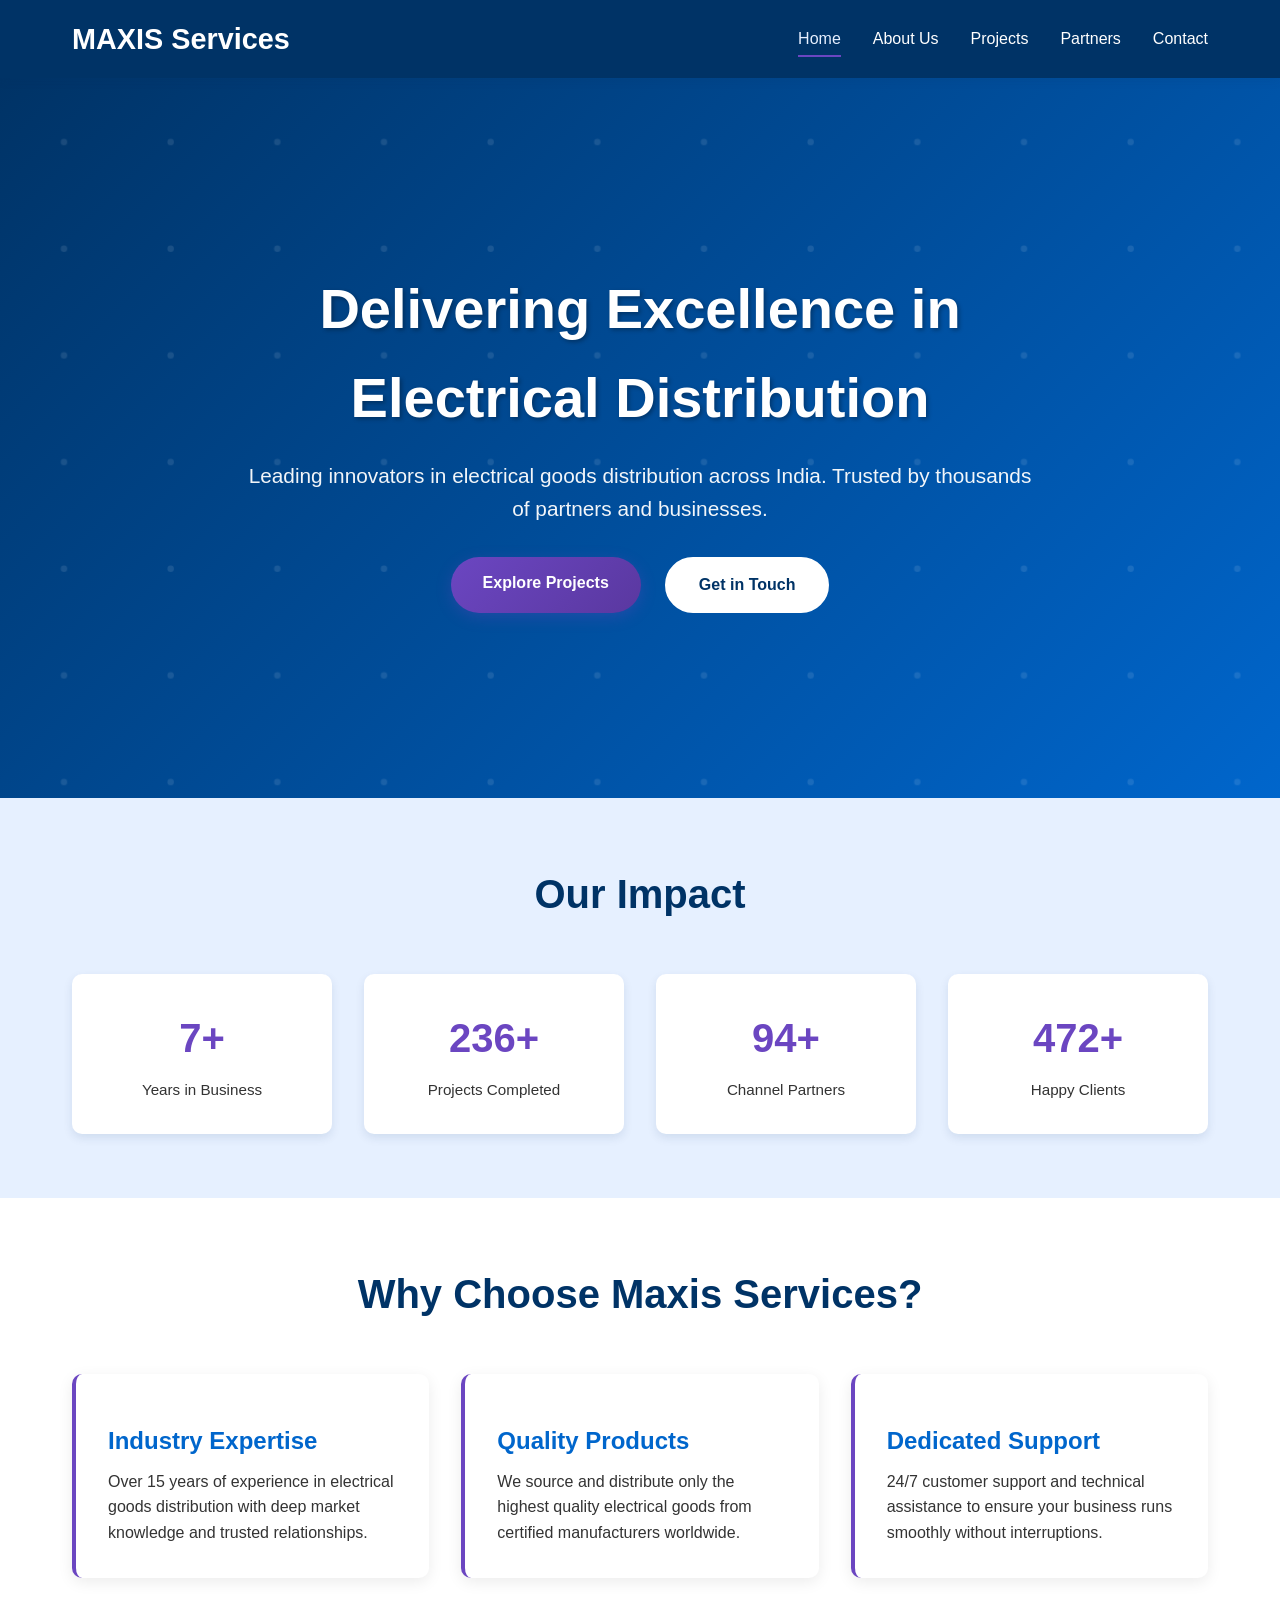
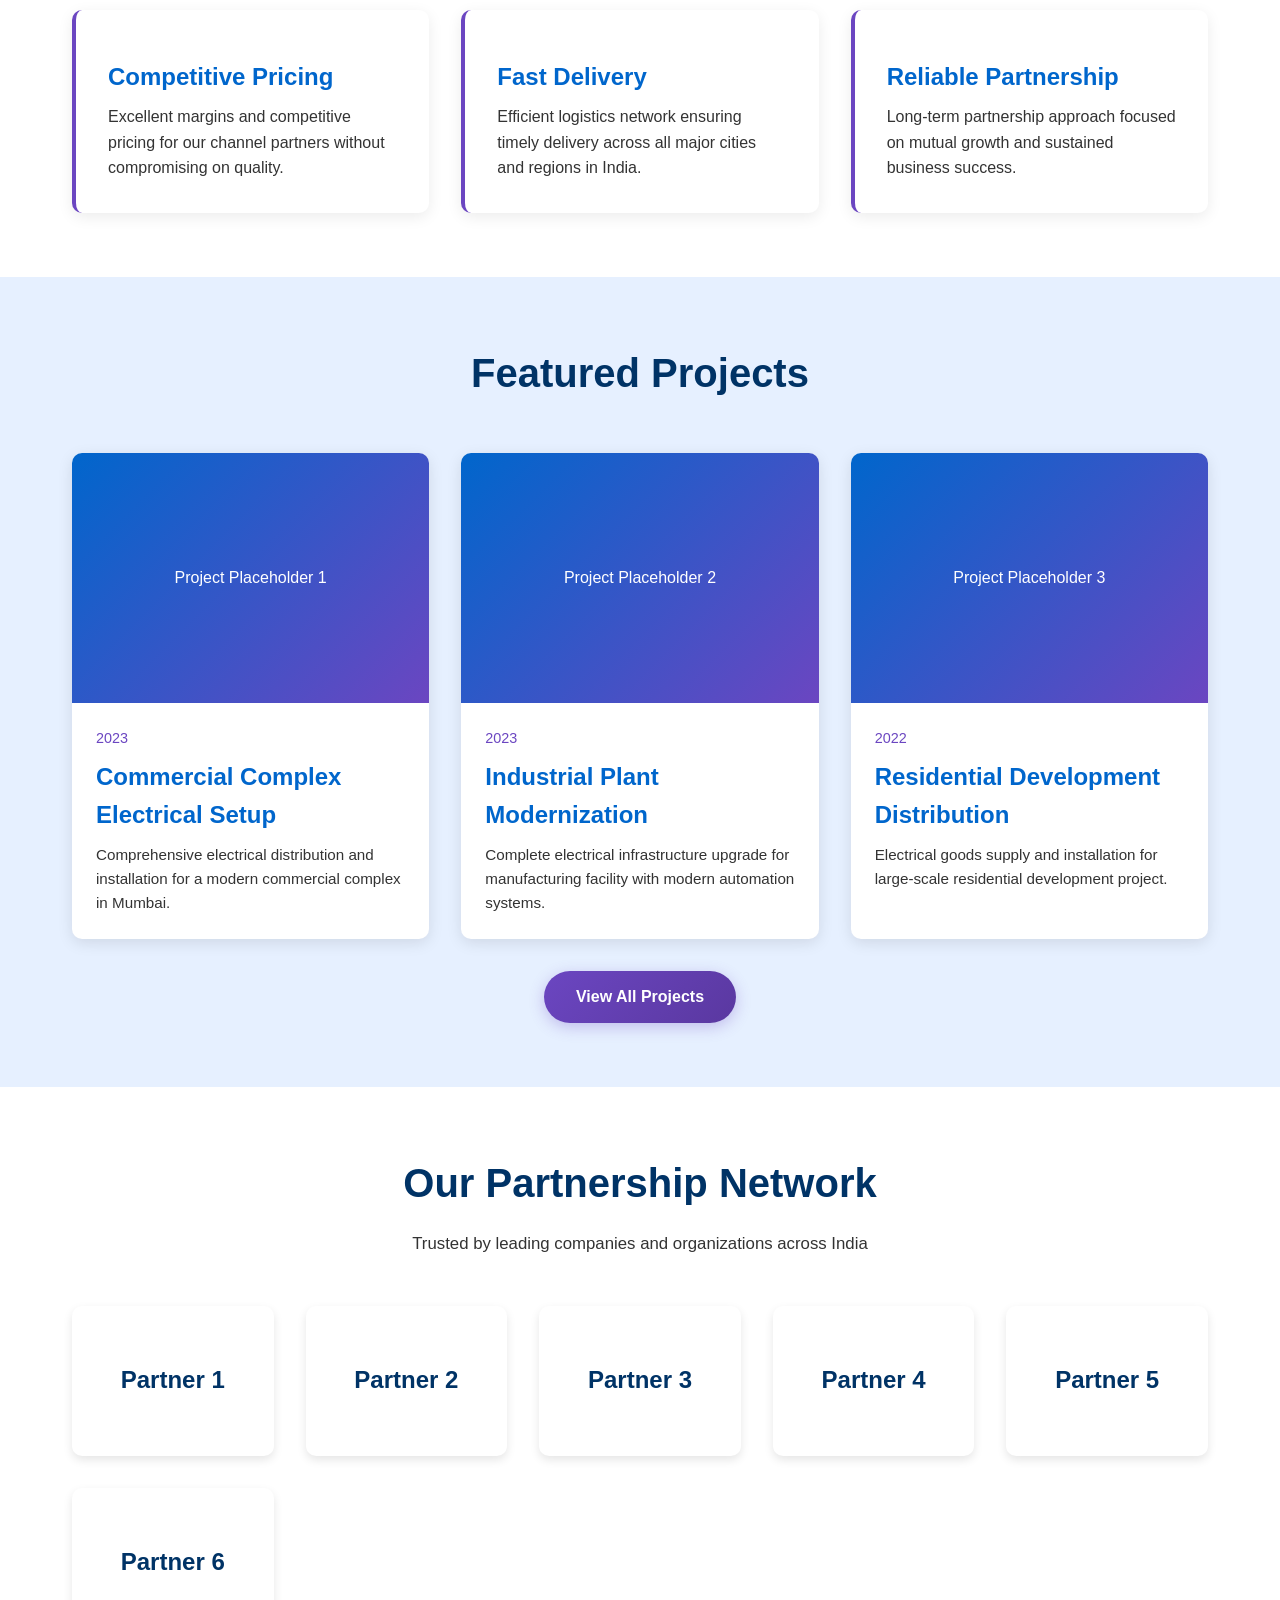
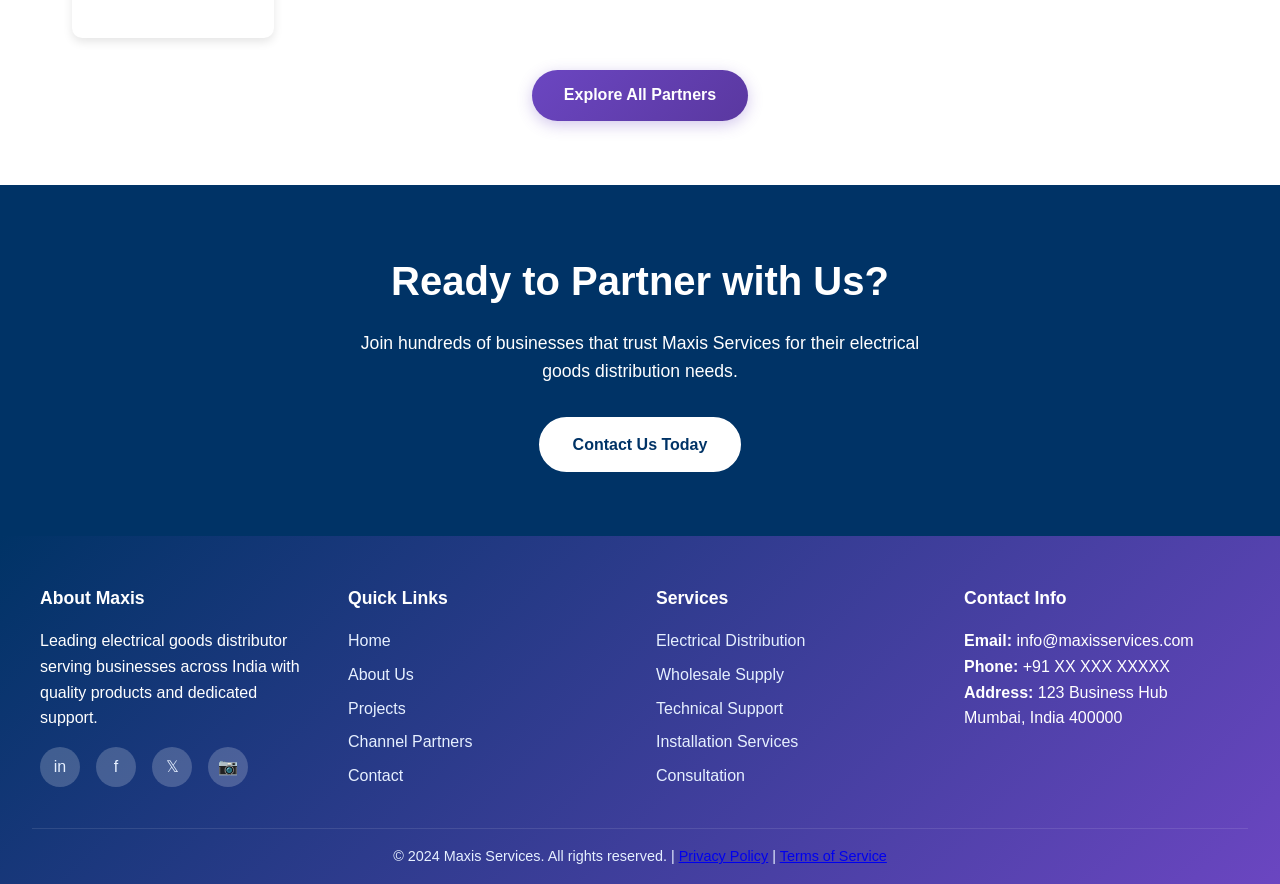
<file: index.html>
<!DOCTYPE html>
<html lang="en">
<head>
    <meta charset="UTF-8">
    <meta name="viewport" content="width=device-width, initial-scale=1.0">
    <title>Maxis Services - Electrical Goods Distribution Excellence</title>
    <meta name="description" content="Delivering excellence in electrical goods distribution with innovative solutions and trusted partnerships.">
    <link rel="stylesheet" href="css/style.css">
</head>
<body>
    <!-- ============ HEADER ============ -->
    <header>
        <div class="navbar">
            <a href="index.html" class="logo">MAXIS Services</a>
            <nav>
                <ul>
                    <li><a href="index.html" class="active">Home</a></li>
                    <li><a href="about.html">About Us</a></li>
                    <li><a href="projects.html">Projects</a></li>
                    <li><a href="partners.html">Partners</a></li>
                    <li><a href="contact.html">Contact</a></li>
                </ul>
            </nav>
        </div>
    </header>

    <!-- ============ HERO SECTION ============ -->
    <section class="hero">
        <div class="hero-content">
            <h1>Delivering Excellence in Electrical Distribution</h1>
            <p>Leading innovators in electrical goods distribution across India. Trusted by thousands of partners and businesses.</p>
            <div class="hero-buttons">
                <a href="projects.html" class="btn btn-primary">Explore Projects</a>
                <a href="contact.html" class="btn btn-secondary">Get in Touch</a>
            </div>
        </div>
    </section>

    <!-- ============ STATS SECTION ============ -->
    <section class="light">
        <div class="container">
            <h2>Our Impact</h2>
            <div class="stats">
                <div class="stat-card">
                    <div class="stat-number" data-suffix="+">15</div>
                    <div class="stat-label">Years in Business</div>
                </div>
                <div class="stat-card">
                    <div class="stat-number" data-suffix="+">500</div>
                    <div class="stat-label">Projects Completed</div>
                </div>
                <div class="stat-card">
                    <div class="stat-number" data-suffix="+">200</div>
                    <div class="stat-label">Channel Partners</div>
                </div>
                <div class="stat-card">
                    <div class="stat-number" data-suffix="+">1000</div>
                    <div class="stat-label">Happy Clients</div>
                </div>
            </div>
        </div>
    </section>

    <!-- ============ WHY CHOOSE US ============ -->
    <section>
        <div class="container">
            <h2>Why Choose Maxis Services?</h2>
            <div class="features">
                <div class="feature-card">
                    <h3>Industry Expertise</h3>
                    <p>Over 15 years of experience in electrical goods distribution with deep market knowledge and trusted relationships.</p>
                </div>
                <div class="feature-card">
                    <h3>Quality Products</h3>
                    <p>We source and distribute only the highest quality electrical goods from certified manufacturers worldwide.</p>
                </div>
                <div class="feature-card">
                    <h3>Dedicated Support</h3>
                    <p>24/7 customer support and technical assistance to ensure your business runs smoothly without interruptions.</p>
                </div>
                <div class="feature-card">
                    <h3>Competitive Pricing</h3>
                    <p>Excellent margins and competitive pricing for our channel partners without compromising on quality.</p>
                </div>
                <div class="feature-card">
                    <h3>Fast Delivery</h3>
                    <p>Efficient logistics network ensuring timely delivery across all major cities and regions in India.</p>
                </div>
                <div class="feature-card">
                    <h3>Reliable Partnership</h3>
                    <p>Long-term partnership approach focused on mutual growth and sustained business success.</p>
                </div>
            </div>
        </div>
    </section>

    <!-- ============ FEATURED PROJECTS ============ -->
    <section class="light">
        <div class="container">
            <h2>Featured Projects</h2>
            <div class="project-grid">
                <div class="project-card" data-category="commercial">
                    <div class="project-image">Project Placeholder 1</div>
                    <div class="project-info">
                        <div class="project-date">2023</div>
                        <h3>Commercial Complex Electrical Setup</h3>
                        <p class="project-desc">Comprehensive electrical distribution and installation for a modern commercial complex in Mumbai.</p>
                    </div>
                </div>

                <div class="project-card" data-category="industrial">
                    <div class="project-image">Project Placeholder 2</div>
                    <div class="project-info">
                        <div class="project-date">2023</div>
                        <h3>Industrial Plant Modernization</h3>
                        <p class="project-desc">Complete electrical infrastructure upgrade for manufacturing facility with modern automation systems.</p>
                    </div>
                </div>

                <div class="project-card" data-category="residential">
                    <div class="project-image">Project Placeholder 3</div>
                    <div class="project-info">
                        <div class="project-date">2022</div>
                        <h3>Residential Development Distribution</h3>
                        <p class="project-desc">Electrical goods supply and installation for large-scale residential development project.</p>
                    </div>
                </div>
            </div>
            <div style="text-align: center; margin-top: 2rem;">
                <a href="projects.html" class="btn btn-primary">View All Projects</a>
            </div>
        </div>
    </section>

    <!-- ============ PARTNERSHIP SECTION ============ -->
    <section>
        <div class="container">
            <h2>Our Partnership Network</h2>
            <p style="text-align: center; font-size: 1.05rem; margin-bottom: 2rem;">
                Trusted by leading companies and organizations across India
            </p>
            <div class="partners-grid">
                <div class="partner-card">
                    <div class="partner-logo">Partner 1</div>
                </div>
                <div class="partner-card">
                    <div class="partner-logo">Partner 2</div>
                </div>
                <div class="partner-card">
                    <div class="partner-logo">Partner 3</div>
                </div>
                <div class="partner-card">
                    <div class="partner-logo">Partner 4</div>
                </div>
                <div class="partner-card">
                    <div class="partner-logo">Partner 5</div>
                </div>
                <div class="partner-card">
                    <div class="partner-logo">Partner 6</div>
                </div>
            </div>
            <div style="text-align: center; margin-top: 2rem;">
                <a href="partners.html" class="btn btn-primary">Explore All Partners</a>
            </div>
        </div>
    </section>

    <!-- ============ CTA SECTION ============ -->
    <section class="dark">
        <div class="container text-center">
            <h2>Ready to Partner with Us?</h2>
            <p style="font-size: 1.1rem; margin-bottom: 2rem; max-width: 600px; margin-left: auto; margin-right: auto;">
                Join hundreds of businesses that trust Maxis Services for their electrical goods distribution needs.
            </p>
            <a href="contact.html" class="btn btn-secondary">Contact Us Today</a>
        </div>
    </section>

    <!-- ============ FOOTER ============ -->
    <footer>
        <div class="footer-content">
            <div class="footer-section">
                <h4>About Maxis</h4>
                <p>Leading electrical goods distributor serving businesses across India with quality products and dedicated support.</p>
                <div class="social-links">
                    <a href="#" title="LinkedIn">in</a>
                    <a href="#" title="Facebook">f</a>
                    <a href="#" title="Twitter">𝕏</a>
                    <a href="#" title="Instagram">📷</a>
                </div>
            </div>

            <div class="footer-section">
                <h4>Quick Links</h4>
                <ul>
                    <li><a href="index.html">Home</a></li>
                    <li><a href="about.html">About Us</a></li>
                    <li><a href="projects.html">Projects</a></li>
                    <li><a href="partners.html">Channel Partners</a></li>
                    <li><a href="contact.html">Contact</a></li>
                </ul>
            </div>

            <div class="footer-section">
                <h4>Services</h4>
                <ul>
                    <li><a href="#">Electrical Distribution</a></li>
                    <li><a href="#">Wholesale Supply</a></li>
                    <li><a href="#">Technical Support</a></li>
                    <li><a href="#">Installation Services</a></li>
                    <li><a href="#">Consultation</a></li>
                </ul>
            </div>

            <div class="footer-section">
                <h4>Contact Info</h4>
                <p><strong>Email:</strong> info@maxisservices.com</p>
                <p><strong>Phone:</strong> +91 XX XXX XXXXX</p>
                <p><strong>Address:</strong> 123 Business Hub<br>Mumbai, India 400000</p>
            </div>
        </div>

        <div class="footer-bottom">
            <p>&copy; 2024 Maxis Services. All rights reserved. | <a href="#">Privacy Policy</a> | <a href="#">Terms of Service</a></p>
        </div>
    </footer>

    <script src="js/script.js"></script>
</body>
</html>
</file>
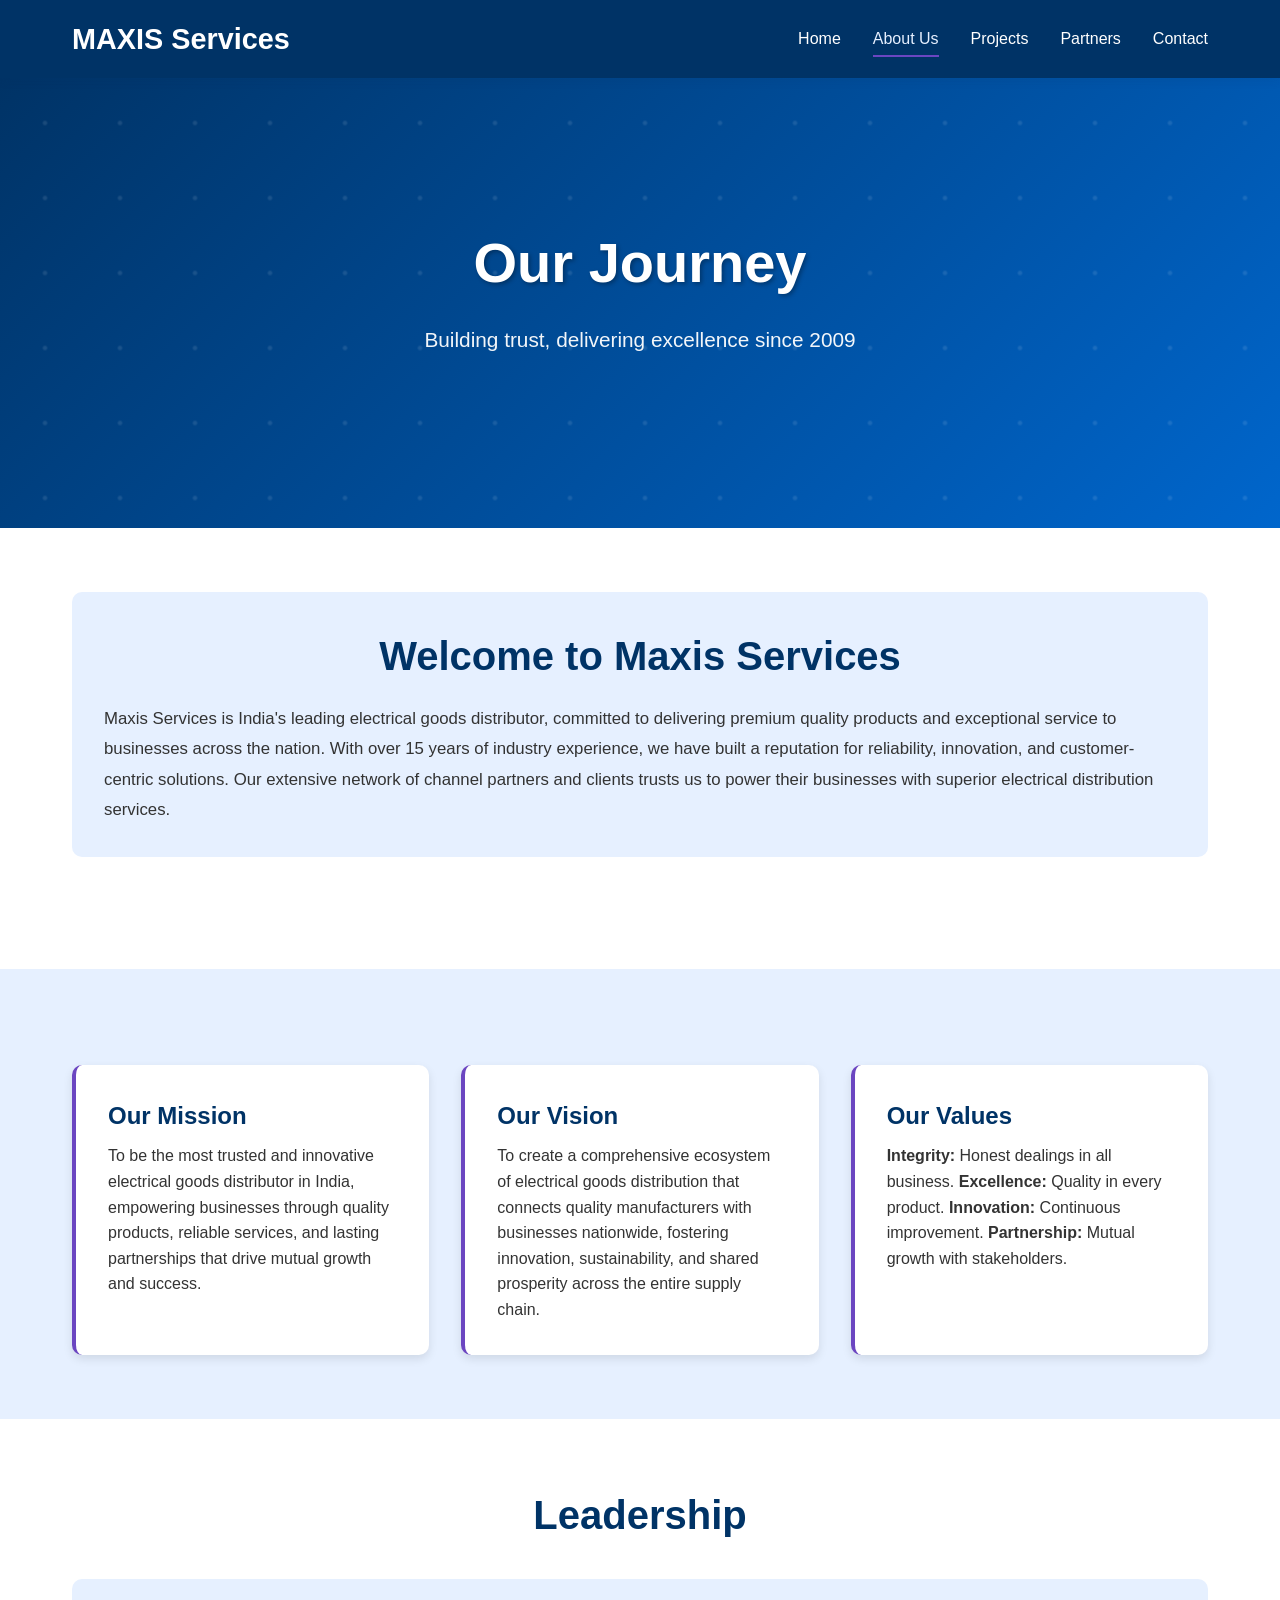
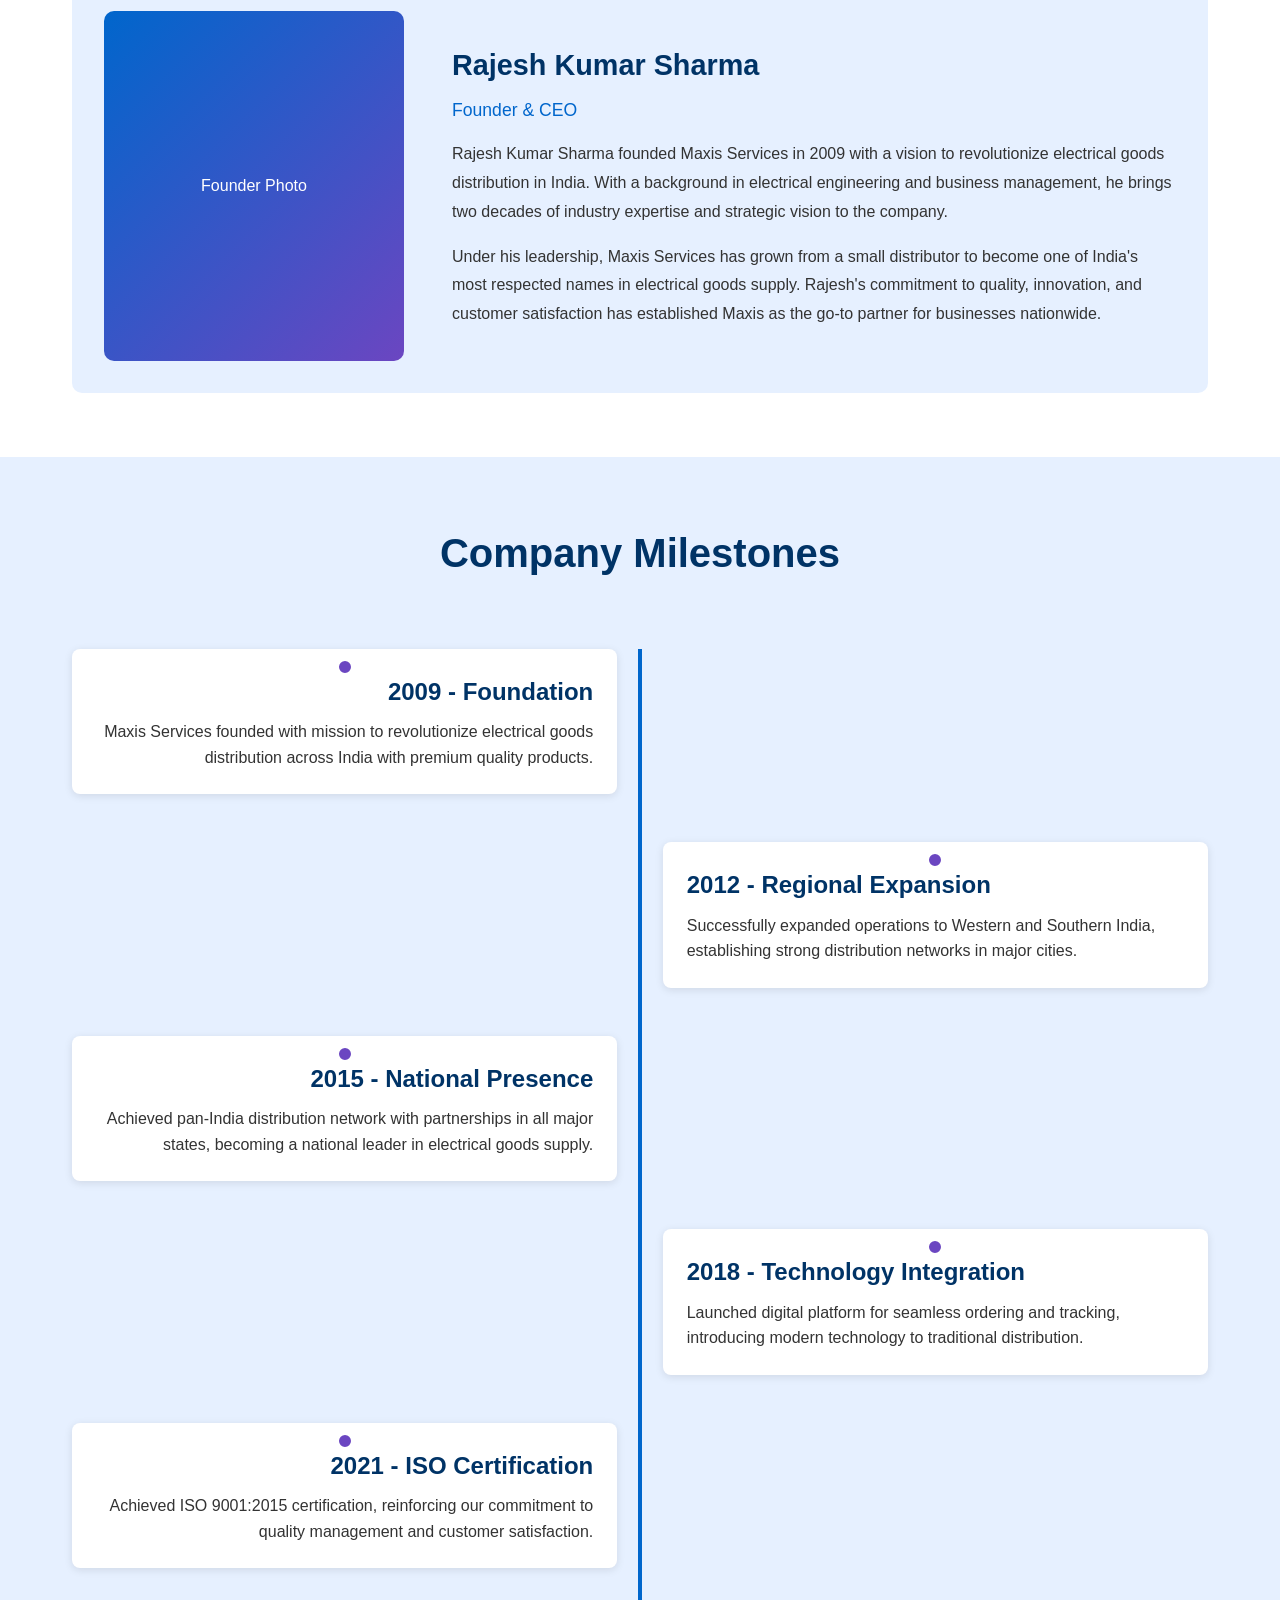
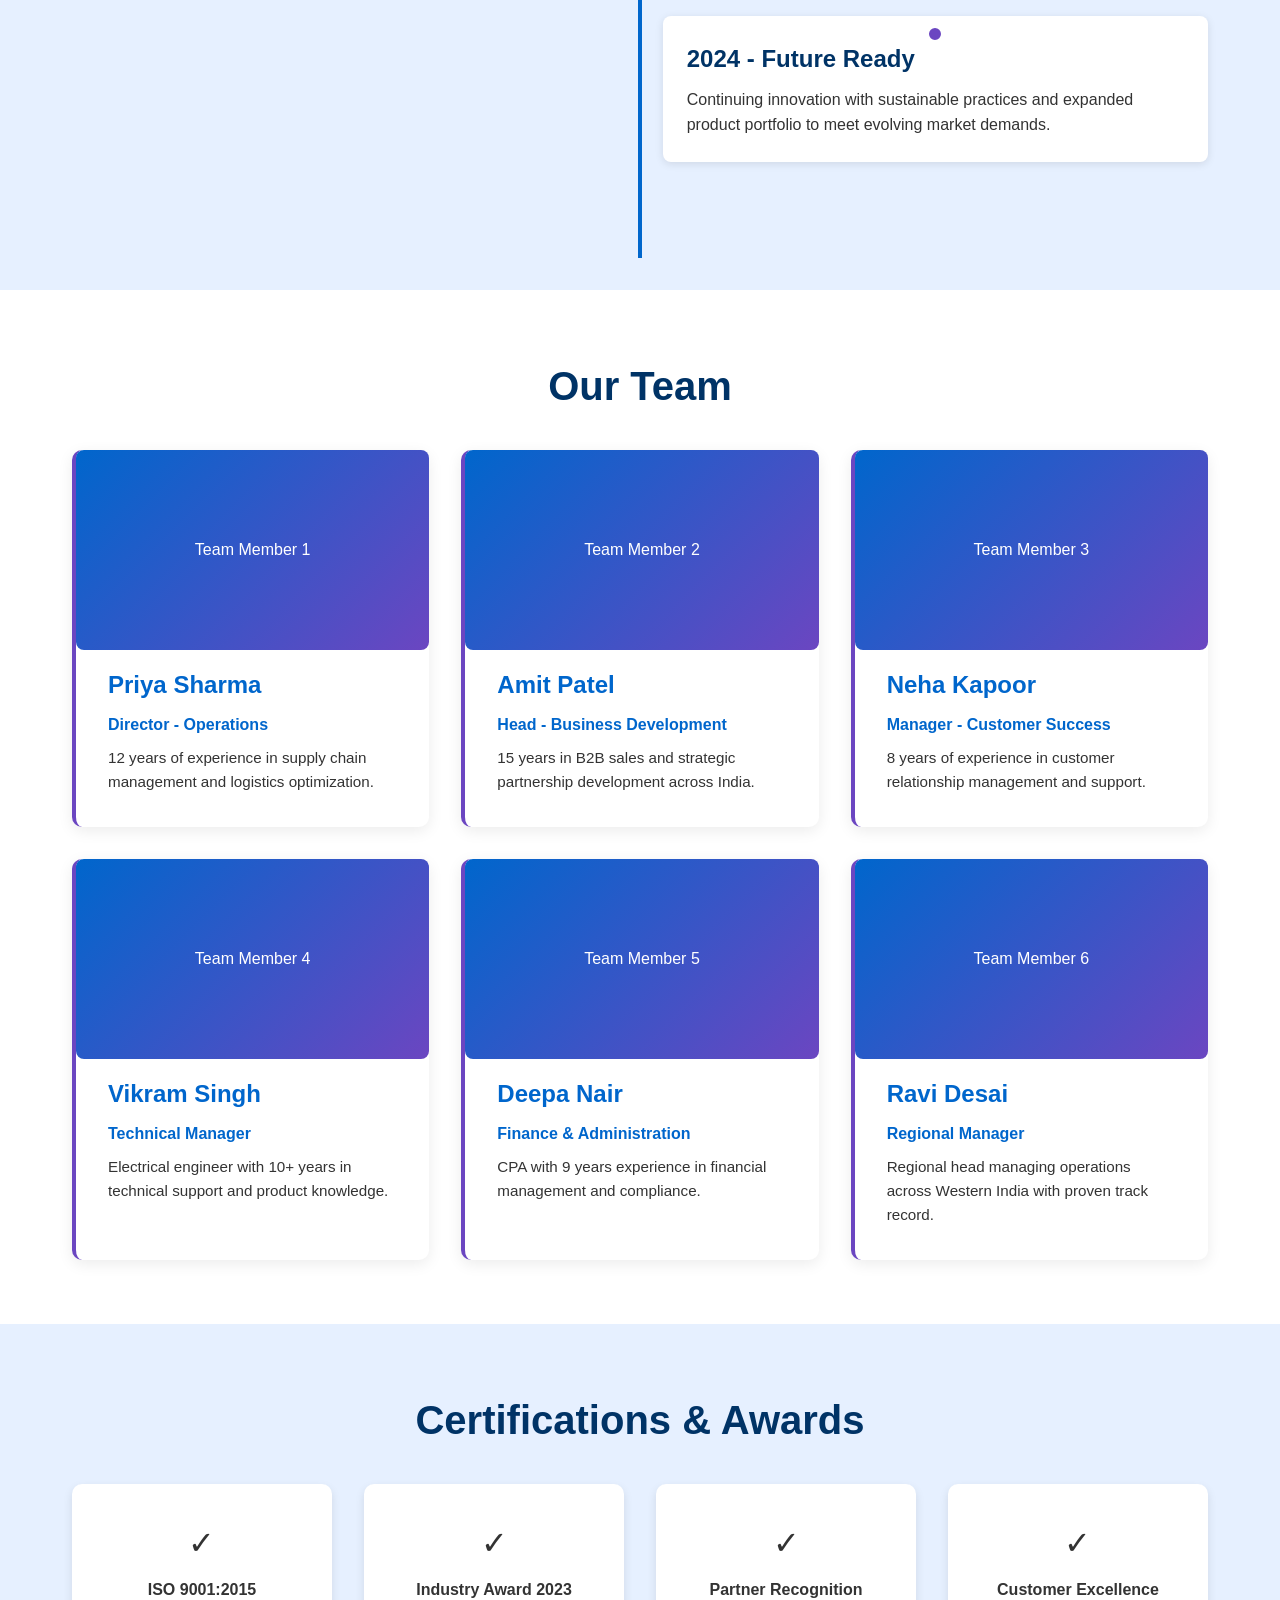
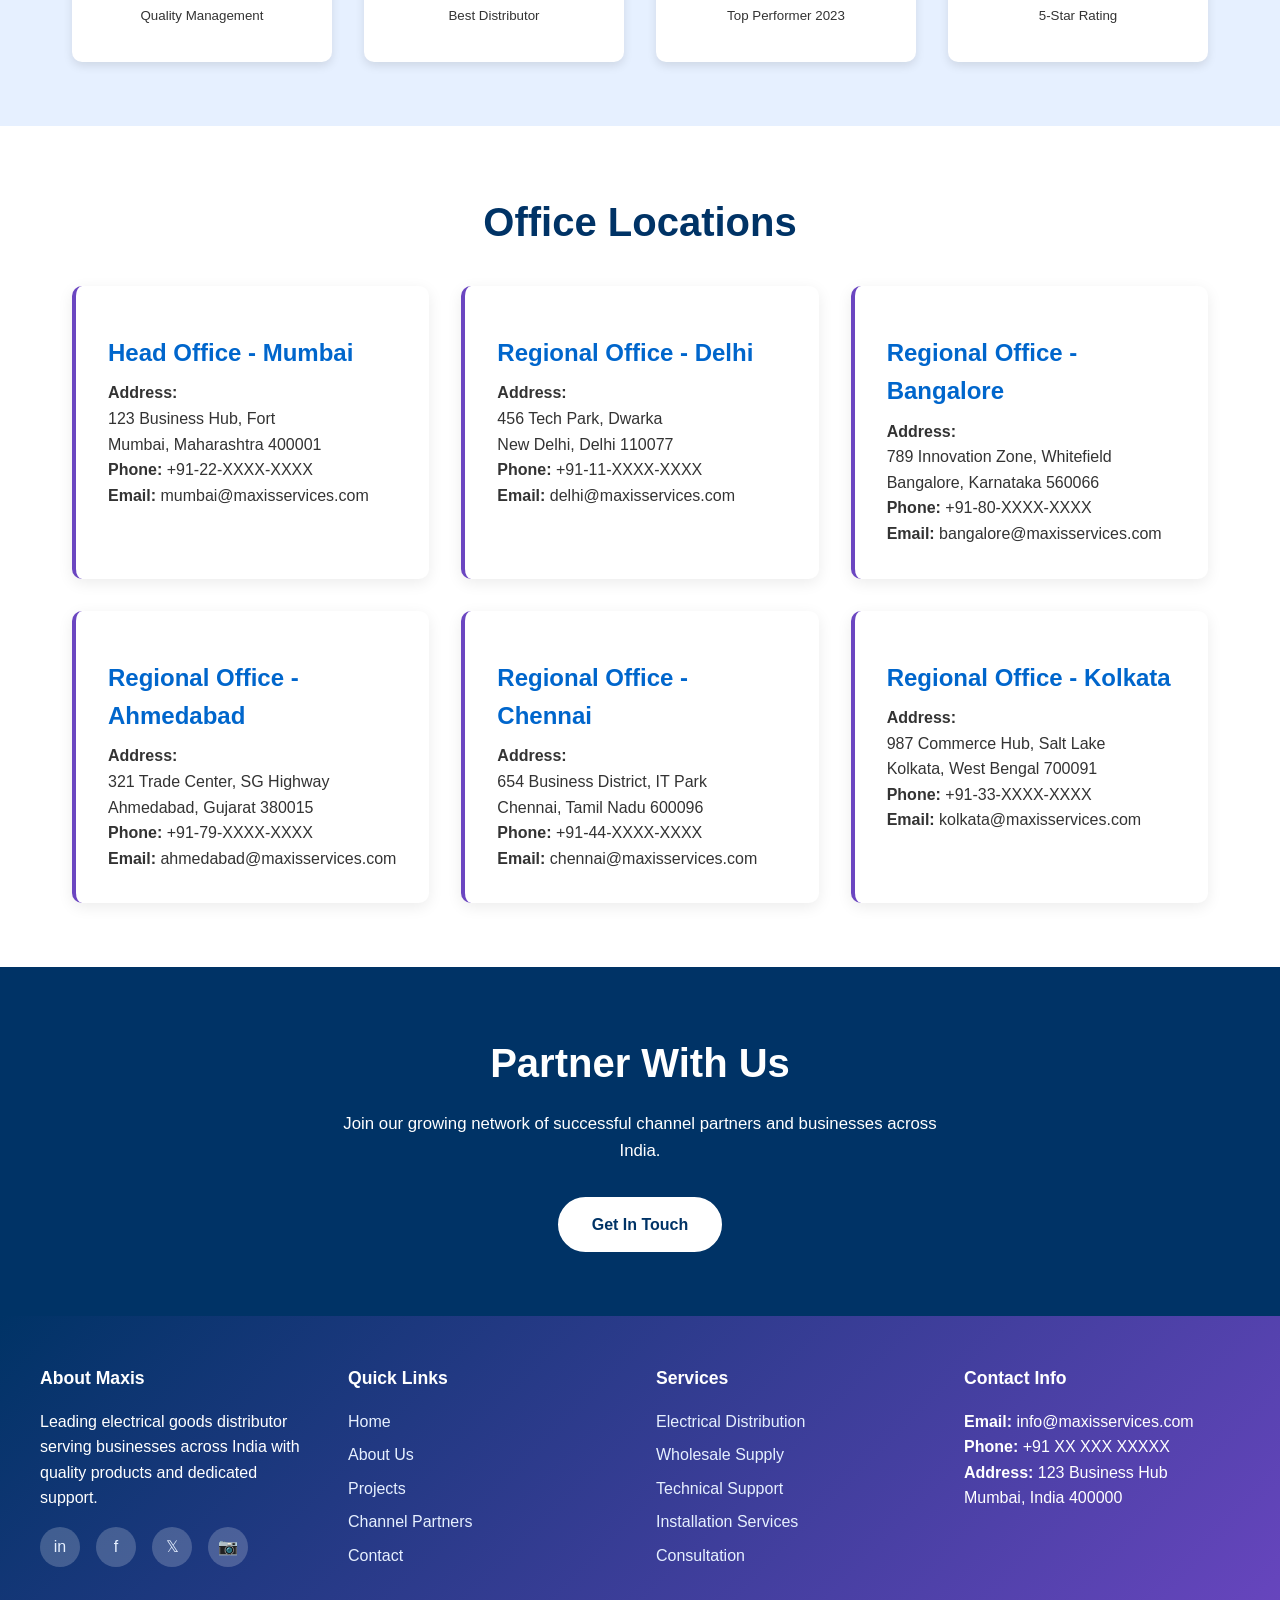
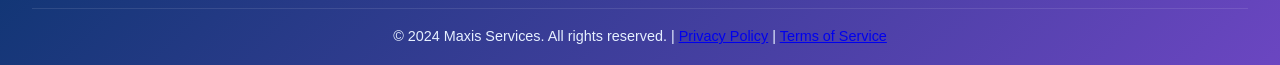
<file: about.html>
<!DOCTYPE html>
<html lang="en">
<head>
    <meta charset="UTF-8">
    <meta name="viewport" content="width=device-width, initial-scale=1.0">
    <title>About Us - Maxis Services</title>
    <meta name="description" content="Learn about Maxis Services' journey, mission, vision, and dedicated team.">
    <link rel="stylesheet" href="css/style.css">
</head>
<body>
    <!-- ============ HEADER ============ -->
    <header>
        <div class="navbar">
            <a href="index.html" class="logo">MAXIS Services</a>
            <nav>
                <ul>
                    <li><a href="index.html">Home</a></li>
                    <li><a href="about.html" class="active">About Us</a></li>
                    <li><a href="projects.html">Projects</a></li>
                    <li><a href="partners.html">Partners</a></li>
                    <li><a href="contact.html">Contact</a></li>
                </ul>
            </nav>
        </div>
    </header>

    <!-- ============ PAGE HERO ============ -->
    <section class="hero" style="min-height: 50vh;">
        <div class="hero-content">
            <h1>Our Journey</h1>
            <p>Building trust, delivering excellence since 2009</p>
        </div>
    </section>

    <!-- ============ COMPANY OVERVIEW ============ -->
    <section>
        <div class="container">
            <div style="background: var(--light-blue); padding: 2rem; border-radius: 10px; margin-bottom: 3rem;">
                <h2 style="color: var(--dark-blue); margin-top: 0;">Welcome to Maxis Services</h2>
                <p style="font-size: 1.05rem; line-height: 1.8;">
                    Maxis Services is India's leading electrical goods distributor, committed to delivering premium quality products 
                    and exceptional service to businesses across the nation. With over 15 years of industry experience, we have built 
                    a reputation for reliability, innovation, and customer-centric solutions. Our extensive network of channel partners 
                    and clients trusts us to power their businesses with superior electrical distribution services.
                </p>
            </div>
        </div>
    </section>

    <!-- ============ MISSION & VISION ============ -->
    <section class="light">
        <div class="container">
            <div style="display: grid; grid-template-columns: repeat(auto-fit, minmax(300px, 1fr)); gap: 2rem; margin-top: 2rem;">
                <div style="background: white; padding: 2rem; border-radius: 10px; box-shadow: 0 4px 10px rgba(0,0,0,0.1); border-left: 4px solid var(--purple);">
                    <h3 style="color: var(--dark-blue);">Our Mission</h3>
                    <p>To be the most trusted and innovative electrical goods distributor in India, empowering businesses through quality products, 
                    reliable services, and lasting partnerships that drive mutual growth and success.</p>
                </div>

                <div style="background: white; padding: 2rem; border-radius: 10px; box-shadow: 0 4px 10px rgba(0,0,0,0.1); border-left: 4px solid var(--purple);">
                    <h3 style="color: var(--dark-blue);">Our Vision</h3>
                    <p>To create a comprehensive ecosystem of electrical goods distribution that connects quality manufacturers with businesses 
                    nationwide, fostering innovation, sustainability, and shared prosperity across the entire supply chain.</p>
                </div>

                <div style="background: white; padding: 2rem; border-radius: 10px; box-shadow: 0 4px 10px rgba(0,0,0,0.1); border-left: 4px solid var(--purple);">
                    <h3 style="color: var(--dark-blue);">Our Values</h3>
                    <p><strong>Integrity:</strong> Honest dealings in all business. <strong>Excellence:</strong> Quality in every product. 
                    <strong>Innovation:</strong> Continuous improvement. <strong>Partnership:</strong> Mutual growth with stakeholders.</p>
                </div>
            </div>
        </div>
    </section>

    <!-- ============ FOUNDER PROFILE ============ -->
    <section>
        <div class="container">
            <h2>Leadership</h2>
            <div style="display: grid; grid-template-columns: 300px 1fr; gap: 3rem; align-items: center; margin-top: 2rem; background: var(--light-blue); padding: 2rem; border-radius: 10px;">
                <div style="background: linear-gradient(135deg, var(--medium-blue), var(--purple)); height: 350px; border-radius: 10px; display: flex; align-items: center; justify-content: center; color: white; font-size: 1rem;">
                    Founder Photo
                </div>
                <div>
                    <h3 style="color: var(--dark-blue); font-size: 1.8rem;">Rajesh Kumar Sharma</h3>
                    <p style="color: var(--medium-blue); font-size: 1.1rem; margin-bottom: 1rem;">Founder & CEO</p>
                    <p style="line-height: 1.8; margin-bottom: 1rem;">
                        Rajesh Kumar Sharma founded Maxis Services in 2009 with a vision to revolutionize electrical goods distribution in India. 
                        With a background in electrical engineering and business management, he brings two decades of industry expertise and 
                        strategic vision to the company.
                    </p>
                    <p style="line-height: 1.8;">
                        Under his leadership, Maxis Services has grown from a small distributor to become one of India's most respected names 
                        in electrical goods supply. Rajesh's commitment to quality, innovation, and customer satisfaction has established Maxis 
                        as the go-to partner for businesses nationwide.
                    </p>
                </div>
            </div>
        </div>
    </section>

    <!-- ============ TIMELINE ============ -->
    <section class="light">
        <div class="container">
            <h2>Company Milestones</h2>
            <div class="timeline" style="margin-top: 2rem;">
                <div class="timeline-item" style="position: relative; margin-bottom: 3rem;">
                    <div class="timeline-dot"></div>
                    <div class="timeline-content">
                        <h3>2009 - Foundation</h3>
                        <p>Maxis Services founded with mission to revolutionize electrical goods distribution across India with premium quality products.</p>
                    </div>
                </div>

                <div class="timeline-item" style="position: relative; margin-bottom: 3rem;">
                    <div class="timeline-dot"></div>
                    <div class="timeline-content">
                        <h3>2012 - Regional Expansion</h3>
                        <p>Successfully expanded operations to Western and Southern India, establishing strong distribution networks in major cities.</p>
                    </div>
                </div>

                <div class="timeline-item" style="position: relative; margin-bottom: 3rem;">
                    <div class="timeline-dot"></div>
                    <div class="timeline-content">
                        <h3>2015 - National Presence</h3>
                        <p>Achieved pan-India distribution network with partnerships in all major states, becoming a national leader in electrical goods supply.</p>
                    </div>
                </div>

                <div class="timeline-item" style="position: relative; margin-bottom: 3rem;">
                    <div class="timeline-dot"></div>
                    <div class="timeline-content">
                        <h3>2018 - Technology Integration</h3>
                        <p>Launched digital platform for seamless ordering and tracking, introducing modern technology to traditional distribution.</p>
                    </div>
                </div>

                <div class="timeline-item" style="position: relative; margin-bottom: 3rem;">
                    <div class="timeline-dot"></div>
                    <div class="timeline-content">
                        <h3>2021 - ISO Certification</h3>
                        <p>Achieved ISO 9001:2015 certification, reinforcing our commitment to quality management and customer satisfaction.</p>
                    </div>
                </div>

                <div class="timeline-item" style="position: relative;">
                    <div class="timeline-dot"></div>
                    <div class="timeline-content">
                        <h3>2024 - Future Ready</h3>
                        <p>Continuing innovation with sustainable practices and expanded product portfolio to meet evolving market demands.</p>
                    </div>
                </div>
            </div>
        </div>
    </section>

    <!-- ============ TEAM ============ -->
    <section>
        <div class="container">
            <h2>Our Team</h2>
            <div class="features" style="margin-top: 2rem;">
                <div class="feature-card">
                    <div style="background: linear-gradient(135deg, var(--medium-blue), var(--purple)); height: 200px; border-radius: 8px; margin: -2rem -2rem 1rem; display: flex; align-items: center; justify-content: center; color: white;">
                        Team Member 1
                    </div>
                    <h3>Priya Sharma</h3>
                    <p style="color: var(--medium-blue); font-weight: 600; margin-bottom: 0.5rem;">Director - Operations</p>
                    <p style="font-size: 0.95rem;">12 years of experience in supply chain management and logistics optimization.</p>
                </div>

                <div class="feature-card">
                    <div style="background: linear-gradient(135deg, var(--medium-blue), var(--purple)); height: 200px; border-radius: 8px; margin: -2rem -2rem 1rem; display: flex; align-items: center; justify-content: center; color: white;">
                        Team Member 2
                    </div>
                    <h3>Amit Patel</h3>
                    <p style="color: var(--medium-blue); font-weight: 600; margin-bottom: 0.5rem;">Head - Business Development</p>
                    <p style="font-size: 0.95rem;">15 years in B2B sales and strategic partnership development across India.</p>
                </div>

                <div class="feature-card">
                    <div style="background: linear-gradient(135deg, var(--medium-blue), var(--purple)); height: 200px; border-radius: 8px; margin: -2rem -2rem 1rem; display: flex; align-items: center; justify-content: center; color: white;">
                        Team Member 3
                    </div>
                    <h3>Neha Kapoor</h3>
                    <p style="color: var(--medium-blue); font-weight: 600; margin-bottom: 0.5rem;">Manager - Customer Success</p>
                    <p style="font-size: 0.95rem;">8 years of experience in customer relationship management and support.</p>
                </div>

                <div class="feature-card">
                    <div style="background: linear-gradient(135deg, var(--medium-blue), var(--purple)); height: 200px; border-radius: 8px; margin: -2rem -2rem 1rem; display: flex; align-items: center; justify-content: center; color: white;">
                        Team Member 4
                    </div>
                    <h3>Vikram Singh</h3>
                    <p style="color: var(--medium-blue); font-weight: 600; margin-bottom: 0.5rem;">Technical Manager</p>
                    <p style="font-size: 0.95rem;">Electrical engineer with 10+ years in technical support and product knowledge.</p>
                </div>

                <div class="feature-card">
                    <div style="background: linear-gradient(135deg, var(--medium-blue), var(--purple)); height: 200px; border-radius: 8px; margin: -2rem -2rem 1rem; display: flex; align-items: center; justify-content: center; color: white;">
                        Team Member 5
                    </div>
                    <h3>Deepa Nair</h3>
                    <p style="color: var(--medium-blue); font-weight: 600; margin-bottom: 0.5rem;">Finance & Administration</p>
                    <p style="font-size: 0.95rem;">CPA with 9 years experience in financial management and compliance.</p>
                </div>

                <div class="feature-card">
                    <div style="background: linear-gradient(135deg, var(--medium-blue), var(--purple)); height: 200px; border-radius: 8px; margin: -2rem -2rem 1rem; display: flex; align-items: center; justify-content: center; color: white;">
                        Team Member 6
                    </div>
                    <h3>Ravi Desai</h3>
                    <p style="color: var(--medium-blue); font-weight: 600; margin-bottom: 0.5rem;">Regional Manager</p>
                    <p style="font-size: 0.95rem;">Regional head managing operations across Western India with proven track record.</p>
                </div>
            </div>
        </div>
    </section>

    <!-- ============ CERTIFICATIONS ============ -->
    <section class="light">
        <div class="container">
            <h2>Certifications & Awards</h2>
            <div class="partners-grid" style="margin-top: 2rem;">
                <div class="partner-card">
                    <div style="text-align: center;">
                        <div style="font-size: 2rem; margin-bottom: 0.5rem;">✓</div>
                        <strong>ISO 9001:2015</strong><br><small>Quality Management</small>
                    </div>
                </div>
                <div class="partner-card">
                    <div style="text-align: center;">
                        <div style="font-size: 2rem; margin-bottom: 0.5rem;">✓</div>
                        <strong>Industry Award 2023</strong><br><small>Best Distributor</small>
                    </div>
                </div>
                <div class="partner-card">
                    <div style="text-align: center;">
                        <div style="font-size: 2rem; margin-bottom: 0.5rem;">✓</div>
                        <strong>Partner Recognition</strong><br><small>Top Performer 2023</small>
                    </div>
                </div>
                <div class="partner-card">
                    <div style="text-align: center;">
                        <div style="font-size: 2rem; margin-bottom: 0.5rem;">✓</div>
                        <strong>Customer Excellence</strong><br><small>5-Star Rating</small>
                    </div>
                </div>
            </div>
        </div>
    </section>

    <!-- ============ OFFICE LOCATIONS ============ -->
    <section>
        <div class="container">
            <h2>Office Locations</h2>
            <div class="features" style="margin-top: 2rem;">
                <div class="feature-card">
                    <h3>Head Office - Mumbai</h3>
                    <p><strong>Address:</strong><br>123 Business Hub, Fort<br>Mumbai, Maharashtra 400001</p>
                    <p><strong>Phone:</strong> +91-22-XXXX-XXXX<br><strong>Email:</strong> mumbai@maxisservices.com</p>
                </div>

                <div class="feature-card">
                    <h3>Regional Office - Delhi</h3>
                    <p><strong>Address:</strong><br>456 Tech Park, Dwarka<br>New Delhi, Delhi 110077</p>
                    <p><strong>Phone:</strong> +91-11-XXXX-XXXX<br><strong>Email:</strong> delhi@maxisservices.com</p>
                </div>

                <div class="feature-card">
                    <h3>Regional Office - Bangalore</h3>
                    <p><strong>Address:</strong><br>789 Innovation Zone, Whitefield<br>Bangalore, Karnataka 560066</p>
                    <p><strong>Phone:</strong> +91-80-XXXX-XXXX<br><strong>Email:</strong> bangalore@maxisservices.com</p>
                </div>

                <div class="feature-card">
                    <h3>Regional Office - Ahmedabad</h3>
                    <p><strong>Address:</strong><br>321 Trade Center, SG Highway<br>Ahmedabad, Gujarat 380015</p>
                    <p><strong>Phone:</strong> +91-79-XXXX-XXXX<br><strong>Email:</strong> ahmedabad@maxisservices.com</p>
                </div>

                <div class="feature-card">
                    <h3>Regional Office - Chennai</h3>
                    <p><strong>Address:</strong><br>654 Business District, IT Park<br>Chennai, Tamil Nadu 600096</p>
                    <p><strong>Phone:</strong> +91-44-XXXX-XXXX<br><strong>Email:</strong> chennai@maxisservices.com</p>
                </div>

                <div class="feature-card">
                    <h3>Regional Office - Kolkata</h3>
                    <p><strong>Address:</strong><br>987 Commerce Hub, Salt Lake<br>Kolkata, West Bengal 700091</p>
                    <p><strong>Phone:</strong> +91-33-XXXX-XXXX<br><strong>Email:</strong> kolkata@maxisservices.com</p>
                </div>
            </div>
        </div>
    </section>

    <!-- ============ CTA ============ -->
    <section class="dark">
        <div class="container text-center">
            <h2>Partner With Us</h2>
            <p style="font-size: 1.05rem; margin-bottom: 2rem; max-width: 600px; margin-left: auto; margin-right: auto;">
                Join our growing network of successful channel partners and businesses across India.
            </p>
            <a href="contact.html" class="btn btn-secondary">Get In Touch</a>
        </div>
    </section>

    <!-- ============ FOOTER ============ -->
    <footer>
        <div class="footer-content">
            <div class="footer-section">
                <h4>About Maxis</h4>
                <p>Leading electrical goods distributor serving businesses across India with quality products and dedicated support.</p>
                <div class="social-links">
                    <a href="#" title="LinkedIn">in</a>
                    <a href="#" title="Facebook">f</a>
                    <a href="#" title="Twitter">𝕏</a>
                    <a href="#" title="Instagram">📷</a>
                </div>
            </div>

            <div class="footer-section">
                <h4>Quick Links</h4>
                <ul>
                    <li><a href="index.html">Home</a></li>
                    <li><a href="about.html">About Us</a></li>
                    <li><a href="projects.html">Projects</a></li>
                    <li><a href="partners.html">Channel Partners</a></li>
                    <li><a href="contact.html">Contact</a></li>
                </ul>
            </div>

            <div class="footer-section">
                <h4>Services</h4>
                <ul>
                    <li><a href="#">Electrical Distribution</a></li>
                    <li><a href="#">Wholesale Supply</a></li>
                    <li><a href="#">Technical Support</a></li>
                    <li><a href="#">Installation Services</a></li>
                    <li><a href="#">Consultation</a></li>
                </ul>
            </div>

            <div class="footer-section">
                <h4>Contact Info</h4>
                <p><strong>Email:</strong> info@maxisservices.com</p>
                <p><strong>Phone:</strong> +91 XX XXX XXXXX</p>
                <p><strong>Address:</strong> 123 Business Hub<br>Mumbai, India 400000</p>
            </div>
        </div>

        <div class="footer-bottom">
            <p>&copy; 2024 Maxis Services. All rights reserved. | <a href="#">Privacy Policy</a> | <a href="#">Terms of Service</a></p>
        </div>
    </footer>

    <script src="js/script.js"></script>
</body>
</html>
</file>
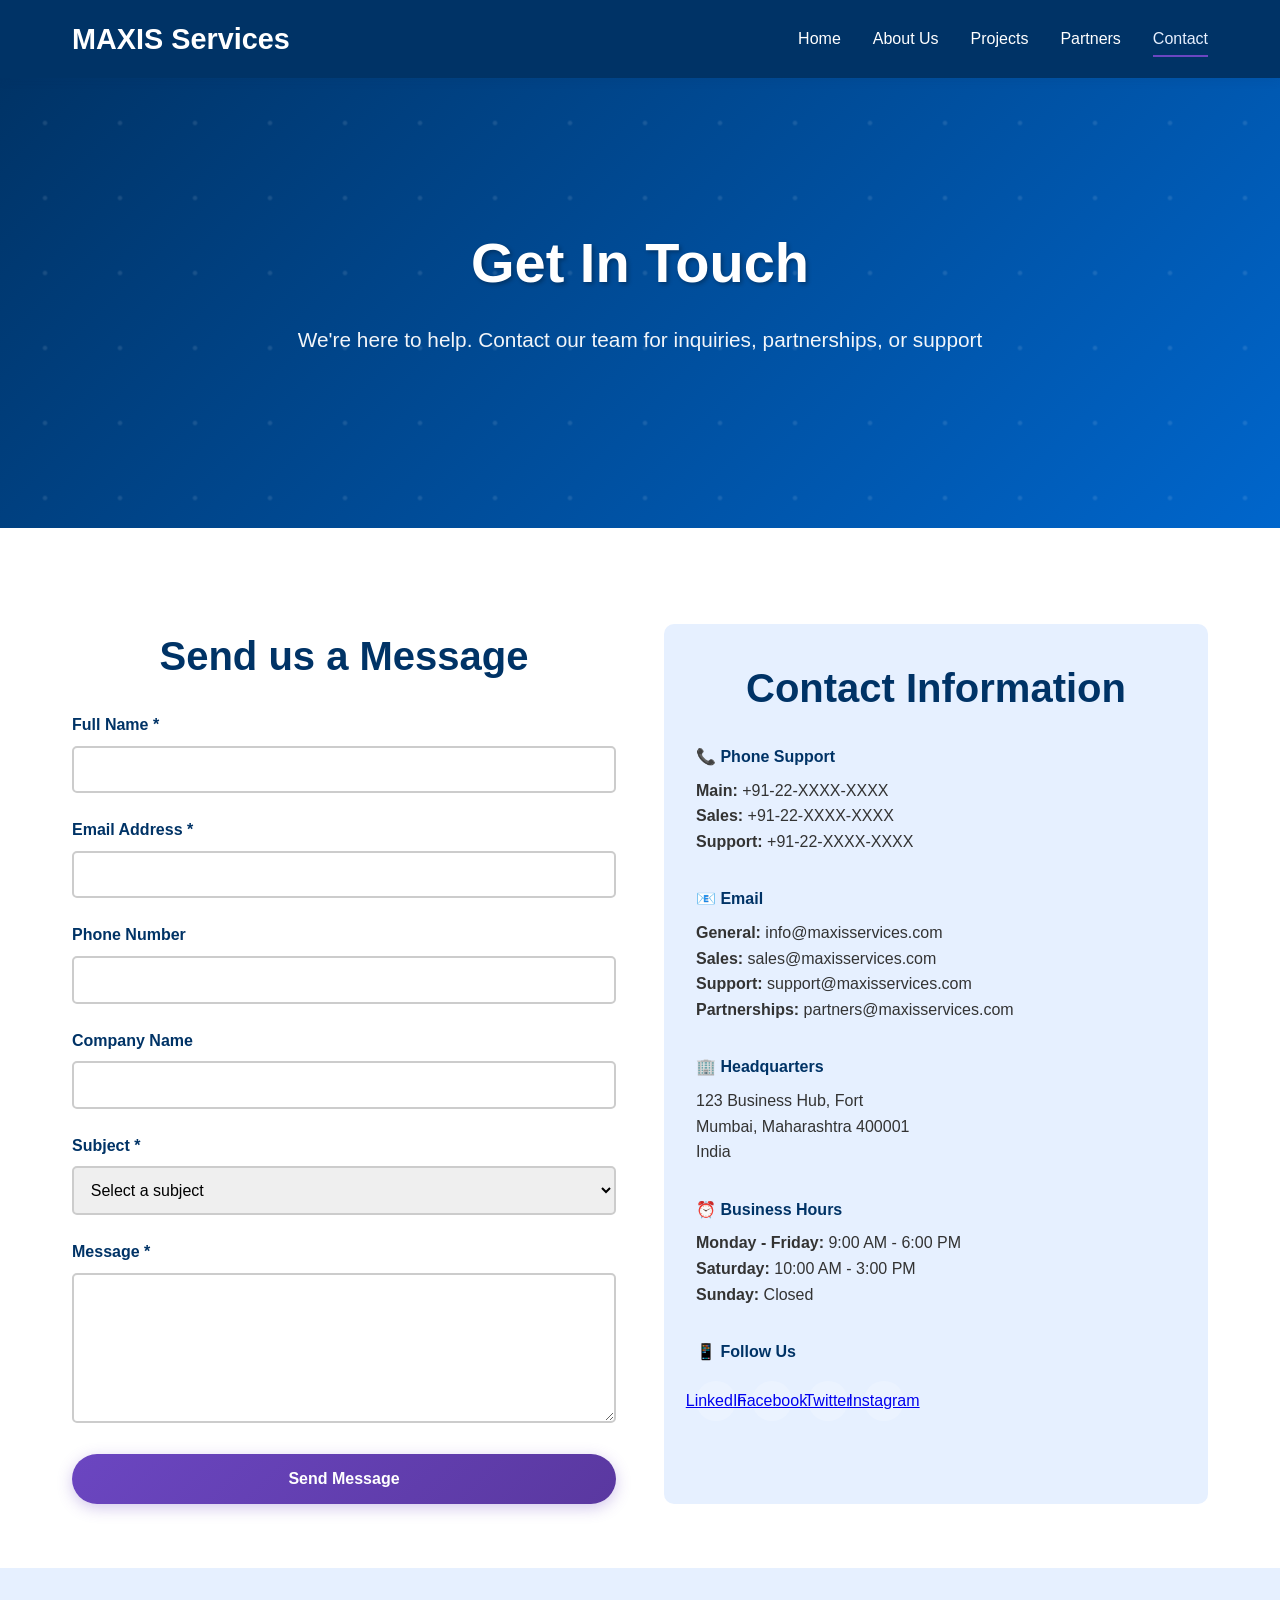
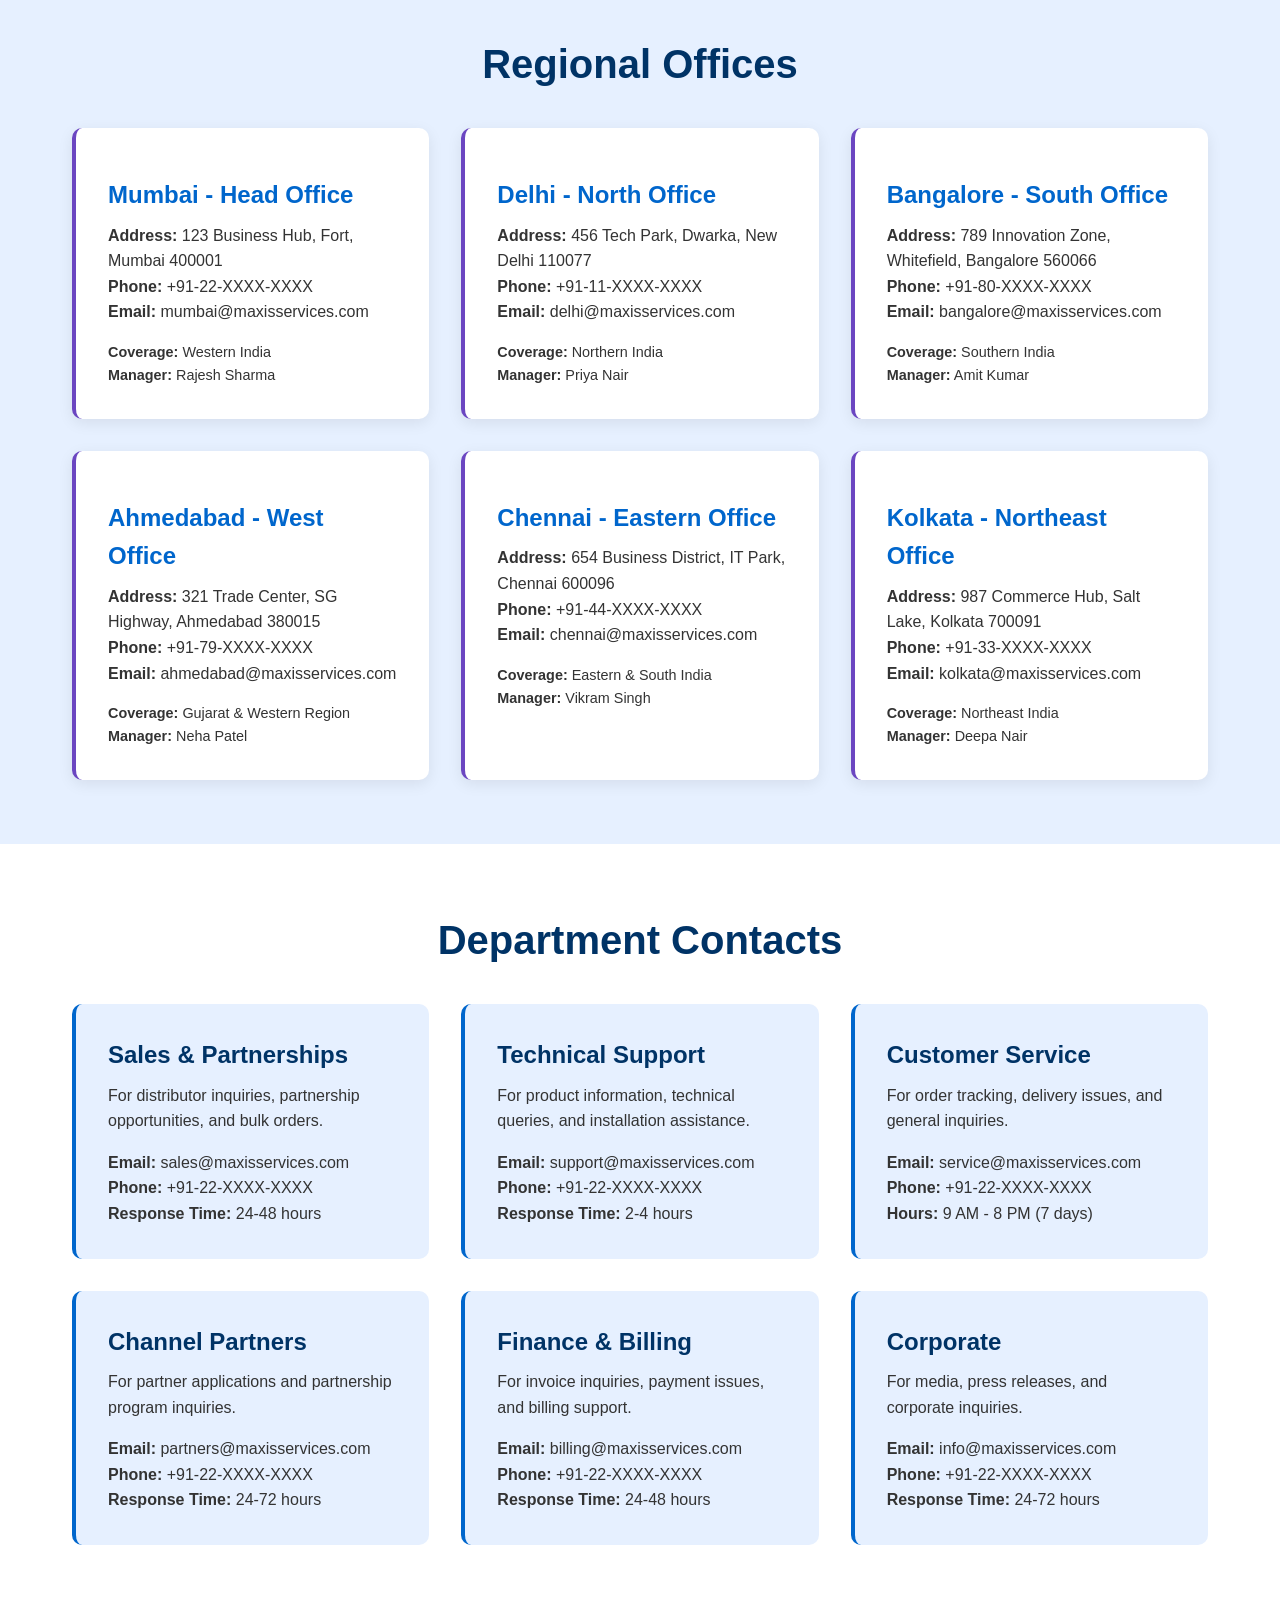
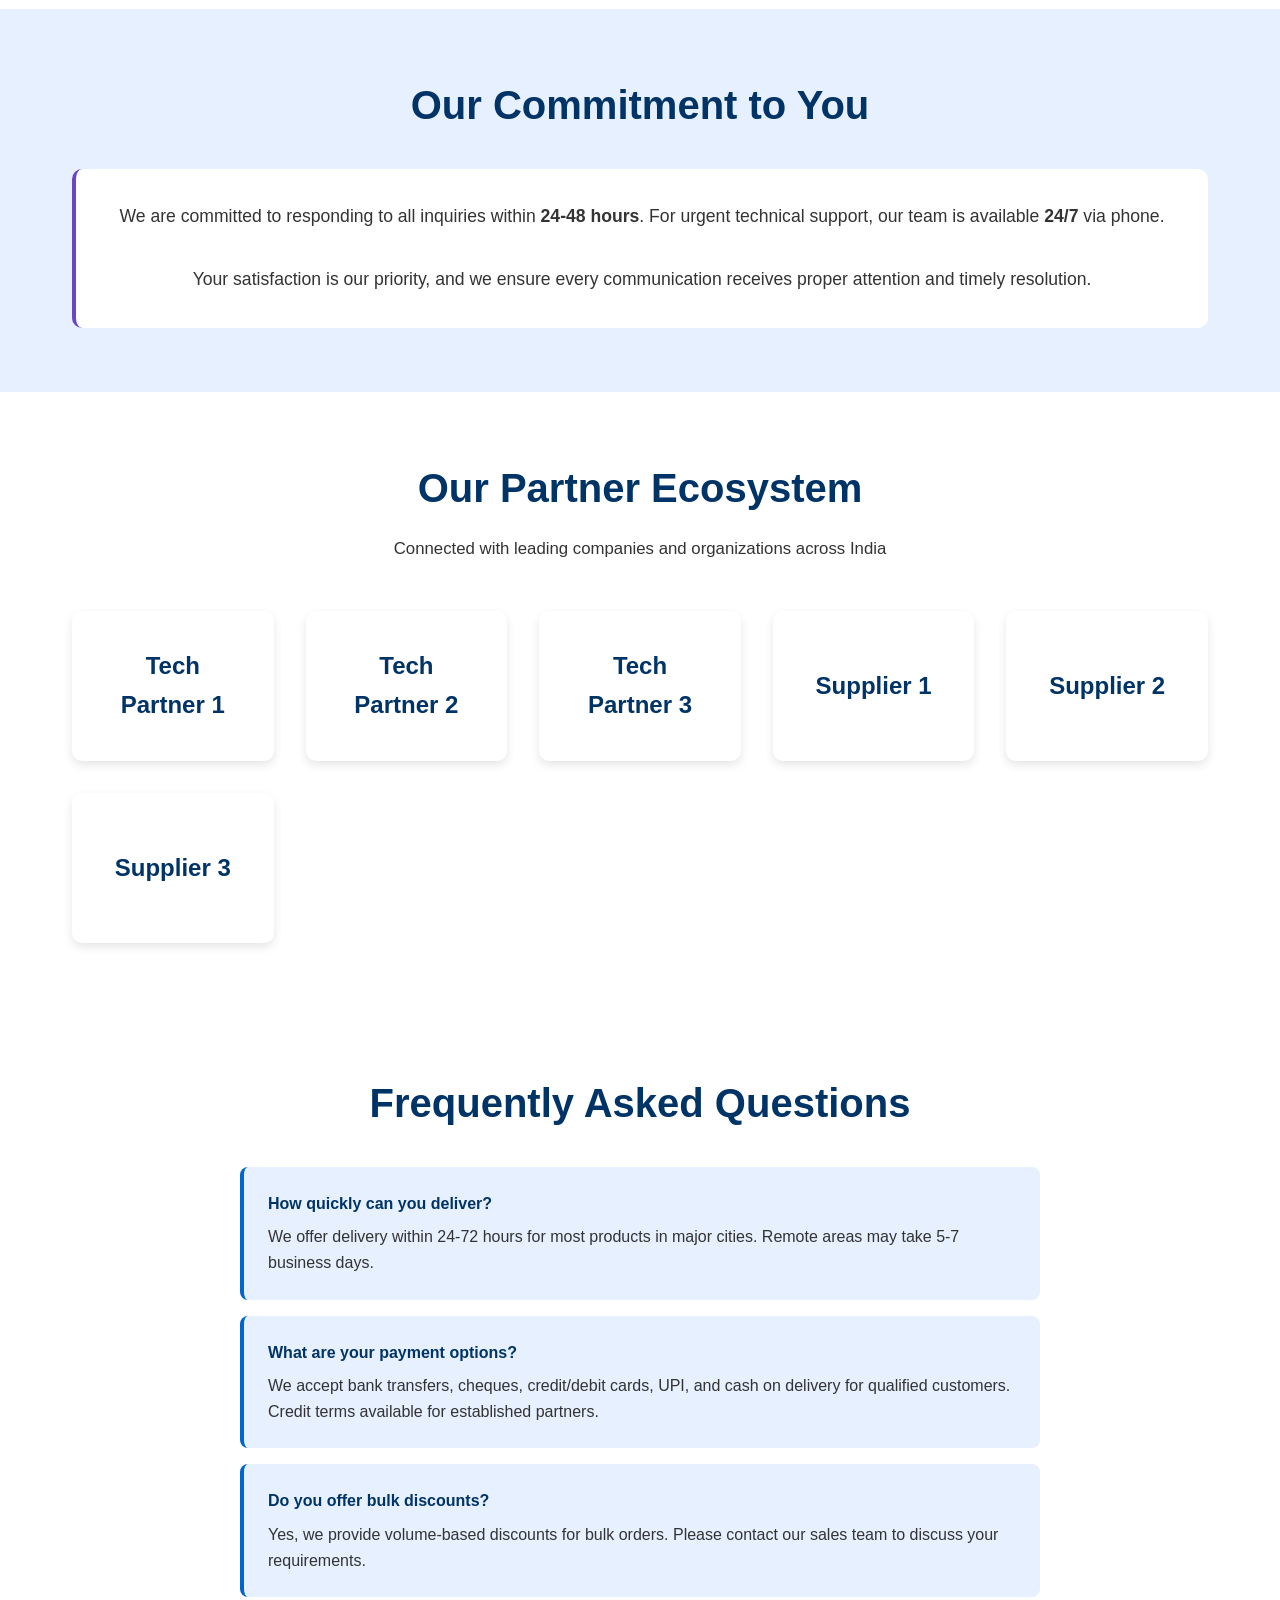
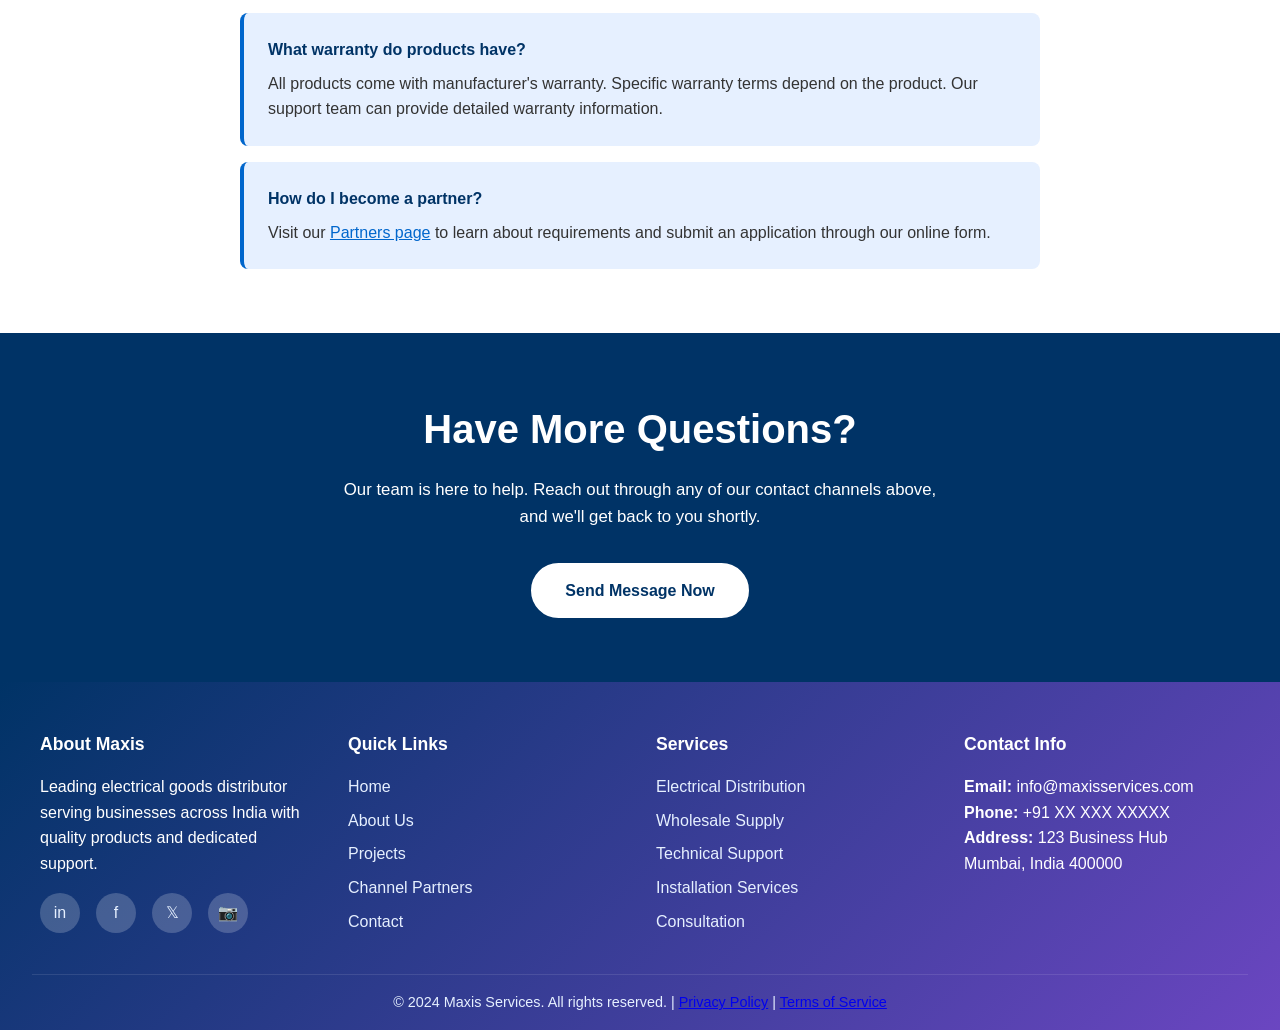
<file: contact.html>
<!DOCTYPE html>
<html lang="en">
<head>
    <meta charset="UTF-8">
    <meta name="viewport" content="width=device-width, initial-scale=1.0">
    <title>Contact Us - Maxis Services</title>
    <meta name="description" content="Get in touch with Maxis Services for inquiries, partnerships, and support.">
    <link rel="stylesheet" href="css/style.css">
</head>
<body>
    <!-- ============ HEADER ============ -->
    <header>
        <div class="navbar">
            <a href="index.html" class="logo">MAXIS Services</a>
            <nav>
                <ul>
                    <li><a href="index.html">Home</a></li>
                    <li><a href="about.html">About Us</a></li>
                    <li><a href="projects.html">Projects</a></li>
                    <li><a href="partners.html">Partners</a></li>
                    <li><a href="contact.html" class="active">Contact</a></li>
                </ul>
            </nav>
        </div>
    </header>

    <!-- ============ PAGE HERO ============ -->
    <section class="hero" style="min-height: 50vh;">
        <div class="hero-content">
            <h1>Get In Touch</h1>
            <p>We're here to help. Contact our team for inquiries, partnerships, or support</p>
        </div>
    </section>

    <!-- ============ CONTACT FORM & INFO ============ -->
    <section>
        <div class="container">
            <div class="contact-wrapper">
                <!-- CONTACT FORM -->
                <div class="contact-form">
                    <h2 style="color: var(--dark-blue); margin-bottom: 1.5rem;">Send us a Message</h2>
                    <form id="contactForm">
                        <div class="form-group">
                            <label for="name">Full Name *</label>
                            <input type="text" id="name" name="name" required>
                        </div>

                        <div class="form-group">
                            <label for="email">Email Address *</label>
                            <input type="email" id="email" name="email" required>
                        </div>

                        <div class="form-group">
                            <label for="phone">Phone Number</label>
                            <input type="tel" id="phone" name="phone">
                        </div>

                        <div class="form-group">
                            <label for="company">Company Name</label>
                            <input type="text" id="company" name="company">
                        </div>

                        <div class="form-group">
                            <label for="subject">Subject *</label>
                            <select id="subject" name="subject" required>
                                <option value="">Select a subject</option>
                                <option value="general">General Inquiry</option>
                                <option value="partnership">Partnership Opportunity</option>
                                <option value="project">Project Discussion</option>
                                <option value="support">Technical Support</option>
                                <option value="feedback">Feedback & Suggestions</option>
                                <option value="complaint">Complaint/Issue</option>
                            </select>
                        </div>

                        <div class="form-group">
                            <label for="message">Message *</label>
                            <textarea id="message" name="message" required></textarea>
                        </div>

                        <button type="submit" class="btn btn-primary" style="width: 100%; padding: 1rem;">Send Message</button>
                    </form>
                </div>

                <!-- CONTACT INFO -->
                <div class="contact-info">
                    <h2 style="color: var(--dark-blue); margin-bottom: 1.5rem;">Contact Information</h2>

                    <div class="contact-item">
                        <h4>📞 Phone Support</h4>
                        <p><strong>Main:</strong> +91-22-XXXX-XXXX<br>
                        <strong>Sales:</strong> +91-22-XXXX-XXXX<br>
                        <strong>Support:</strong> +91-22-XXXX-XXXX</p>
                    </div>

                    <div class="contact-item">
                        <h4>📧 Email</h4>
                        <p><strong>General:</strong> info@maxisservices.com<br>
                        <strong>Sales:</strong> sales@maxisservices.com<br>
                        <strong>Support:</strong> support@maxisservices.com<br>
                        <strong>Partnerships:</strong> partners@maxisservices.com</p>
                    </div>

                    <div class="contact-item">
                        <h4>🏢 Headquarters</h4>
                        <p>123 Business Hub, Fort<br>
                        Mumbai, Maharashtra 400001<br>
                        India</p>
                    </div>

                    <div class="contact-item">
                        <h4>⏰ Business Hours</h4>
                        <p><strong>Monday - Friday:</strong> 9:00 AM - 6:00 PM<br>
                        <strong>Saturday:</strong> 10:00 AM - 3:00 PM<br>
                        <strong>Sunday:</strong> Closed</p>
                    </div>

                    <div class="contact-item">
                        <h4>📱 Follow Us</h4>
                        <div class="social-links">
                            <a href="#" title="LinkedIn">LinkedIn</a>
                            <a href="#" title="Facebook">Facebook</a>
                            <a href="#" title="Twitter">Twitter</a>
                            <a href="#" title="Instagram">Instagram</a>
                        </div>
                    </div>
                </div>
            </div>
        </div>
    </section>

    <!-- ============ REGIONAL OFFICES ============ -->
    <section class="light">
        <div class="container">
            <h2>Regional Offices</h2>
            <div class="features" style="margin-top: 2rem;">
                <div class="feature-card">
                    <h3>Mumbai - Head Office</h3>
                    <p><strong>Address:</strong> 123 Business Hub, Fort, Mumbai 400001</p>
                    <p><strong>Phone:</strong> +91-22-XXXX-XXXX</p>
                    <p><strong>Email:</strong> mumbai@maxisservices.com</p>
                    <p style="margin-top: 1rem; font-size: 0.9rem;">
                        <strong>Coverage:</strong> Western India<br>
                        <strong>Manager:</strong> Rajesh Sharma
                    </p>
                </div>

                <div class="feature-card">
                    <h3>Delhi - North Office</h3>
                    <p><strong>Address:</strong> 456 Tech Park, Dwarka, New Delhi 110077</p>
                    <p><strong>Phone:</strong> +91-11-XXXX-XXXX</p>
                    <p><strong>Email:</strong> delhi@maxisservices.com</p>
                    <p style="margin-top: 1rem; font-size: 0.9rem;">
                        <strong>Coverage:</strong> Northern India<br>
                        <strong>Manager:</strong> Priya Nair
                    </p>
                </div>

                <div class="feature-card">
                    <h3>Bangalore - South Office</h3>
                    <p><strong>Address:</strong> 789 Innovation Zone, Whitefield, Bangalore 560066</p>
                    <p><strong>Phone:</strong> +91-80-XXXX-XXXX</p>
                    <p><strong>Email:</strong> bangalore@maxisservices.com</p>
                    <p style="margin-top: 1rem; font-size: 0.9rem;">
                        <strong>Coverage:</strong> Southern India<br>
                        <strong>Manager:</strong> Amit Kumar
                    </p>
                </div>

                <div class="feature-card">
                    <h3>Ahmedabad - West Office</h3>
                    <p><strong>Address:</strong> 321 Trade Center, SG Highway, Ahmedabad 380015</p>
                    <p><strong>Phone:</strong> +91-79-XXXX-XXXX</p>
                    <p><strong>Email:</strong> ahmedabad@maxisservices.com</p>
                    <p style="margin-top: 1rem; font-size: 0.9rem;">
                        <strong>Coverage:</strong> Gujarat & Western Region<br>
                        <strong>Manager:</strong> Neha Patel
                    </p>
                </div>

                <div class="feature-card">
                    <h3>Chennai - Eastern Office</h3>
                    <p><strong>Address:</strong> 654 Business District, IT Park, Chennai 600096</p>
                    <p><strong>Phone:</strong> +91-44-XXXX-XXXX</p>
                    <p><strong>Email:</strong> chennai@maxisservices.com</p>
                    <p style="margin-top: 1rem; font-size: 0.9rem;">
                        <strong>Coverage:</strong> Eastern & South India<br>
                        <strong>Manager:</strong> Vikram Singh
                    </p>
                </div>

                <div class="feature-card">
                    <h3>Kolkata - Northeast Office</h3>
                    <p><strong>Address:</strong> 987 Commerce Hub, Salt Lake, Kolkata 700091</p>
                    <p><strong>Phone:</strong> +91-33-XXXX-XXXX</p>
                    <p><strong>Email:</strong> kolkata@maxisservices.com</p>
                    <p style="margin-top: 1rem; font-size: 0.9rem;">
                        <strong>Coverage:</strong> Northeast India<br>
                        <strong>Manager:</strong> Deepa Nair
                    </p>
                </div>
            </div>
        </div>
    </section>

    <!-- ============ DEPARTMENTS ============ -->
    <section>
        <div class="container">
            <h2>Department Contacts</h2>
            <div style="display: grid; grid-template-columns: repeat(auto-fit, minmax(280px, 1fr)); gap: 2rem; margin-top: 2rem;">
                <div style="background: var(--light-blue); padding: 2rem; border-radius: 10px; border-left: 4px solid var(--medium-blue);">
                    <h3 style="color: var(--dark-blue); margin-bottom: 0.5rem;">Sales & Partnerships</h3>
                    <p style="margin-bottom: 1rem;">For distributor inquiries, partnership opportunities, and bulk orders.</p>
                    <p><strong>Email:</strong> sales@maxisservices.com<br>
                    <strong>Phone:</strong> +91-22-XXXX-XXXX<br>
                    <strong>Response Time:</strong> 24-48 hours</p>
                </div>

                <div style="background: var(--light-blue); padding: 2rem; border-radius: 10px; border-left: 4px solid var(--medium-blue);">
                    <h3 style="color: var(--dark-blue); margin-bottom: 0.5rem;">Technical Support</h3>
                    <p style="margin-bottom: 1rem;">For product information, technical queries, and installation assistance.</p>
                    <p><strong>Email:</strong> support@maxisservices.com<br>
                    <strong>Phone:</strong> +91-22-XXXX-XXXX<br>
                    <strong>Response Time:</strong> 2-4 hours</p>
                </div>

                <div style="background: var(--light-blue); padding: 2rem; border-radius: 10px; border-left: 4px solid var(--medium-blue);">
                    <h3 style="color: var(--dark-blue); margin-bottom: 0.5rem;">Customer Service</h3>
                    <p style="margin-bottom: 1rem;">For order tracking, delivery issues, and general inquiries.</p>
                    <p><strong>Email:</strong> service@maxisservices.com<br>
                    <strong>Phone:</strong> +91-22-XXXX-XXXX<br>
                    <strong>Hours:</strong> 9 AM - 8 PM (7 days)</p>
                </div>

                <div style="background: var(--light-blue); padding: 2rem; border-radius: 10px; border-left: 4px solid var(--medium-blue);">
                    <h3 style="color: var(--dark-blue); margin-bottom: 0.5rem;">Channel Partners</h3>
                    <p style="margin-bottom: 1rem;">For partner applications and partnership program inquiries.</p>
                    <p><strong>Email:</strong> partners@maxisservices.com<br>
                    <strong>Phone:</strong> +91-22-XXXX-XXXX<br>
                    <strong>Response Time:</strong> 24-72 hours</p>
                </div>

                <div style="background: var(--light-blue); padding: 2rem; border-radius: 10px; border-left: 4px solid var(--medium-blue);">
                    <h3 style="color: var(--dark-blue); margin-bottom: 0.5rem;">Finance & Billing</h3>
                    <p style="margin-bottom: 1rem;">For invoice inquiries, payment issues, and billing support.</p>
                    <p><strong>Email:</strong> billing@maxisservices.com<br>
                    <strong>Phone:</strong> +91-22-XXXX-XXXX<br>
                    <strong>Response Time:</strong> 24-48 hours</p>
                </div>

                <div style="background: var(--light-blue); padding: 2rem; border-radius: 10px; border-left: 4px solid var(--medium-blue);">
                    <h3 style="color: var(--dark-blue); margin-bottom: 0.5rem;">Corporate</h3>
                    <p style="margin-bottom: 1rem;">For media, press releases, and corporate inquiries.</p>
                    <p><strong>Email:</strong> info@maxisservices.com<br>
                    <strong>Phone:</strong> +91-22-XXXX-XXXX<br>
                    <strong>Response Time:</strong> 24-72 hours</p>
                </div>
            </div>
        </div>
    </section>

    <!-- ============ RESPONSE TIME ============ -->
    <section class="light">
        <div class="container text-center">
            <h2>Our Commitment to You</h2>
            <div style="background: white; padding: 2rem; border-radius: 10px; margin-top: 2rem; border-left: 4px solid var(--purple);">
                <p style="font-size: 1.1rem; color: var(--gray-dark); line-height: 1.8;">
                    We are committed to responding to all inquiries within <strong>24-48 hours</strong>. 
                    For urgent technical support, our team is available <strong>24/7</strong> via phone.<br><br>
                    Your satisfaction is our priority, and we ensure every communication receives proper attention and timely resolution.
                </p>
            </div>
        </div>
    </section>

    <!-- ============ PARTNER LOGOS ============ -->
    <section>
        <div class="container">
            <h2>Our Partner Ecosystem</h2>
            <p style="text-align: center; margin-bottom: 2rem; font-size: 1.05rem;">
                Connected with leading companies and organizations across India
            </p>
            <div class="partners-grid">
                <div class="partner-card">
                    <div class="partner-logo"><a href="#" style="color: var(--dark-blue); text-decoration: none;">Tech Partner 1</a></div>
                </div>
                <div class="partner-card">
                    <div class="partner-logo"><a href="#" style="color: var(--dark-blue); text-decoration: none;">Tech Partner 2</a></div>
                </div>
                <div class="partner-card">
                    <div class="partner-logo"><a href="#" style="color: var(--dark-blue); text-decoration: none;">Tech Partner 3</a></div>
                </div>
                <div class="partner-card">
                    <div class="partner-logo"><a href="#" style="color: var(--dark-blue); text-decoration: none;">Supplier 1</a></div>
                </div>
                <div class="partner-card">
                    <div class="partner-logo"><a href="#" style="color: var(--dark-blue); text-decoration: none;">Supplier 2</a></div>
                </div>
                <div class="partner-card">
                    <div class="partner-logo"><a href="#" style="color: var(--dark-blue); text-decoration: none;">Supplier 3</a></div>
                </div>
            </div>
        </div>
    </section>

    <!-- ============ FAQ ============ -->
    <section>
        <div class="container">
            <h2>Frequently Asked Questions</h2>
            <div style="margin-top: 2rem; max-width: 800px; margin-left: auto; margin-right: auto;">
                <div style="background: var(--light-blue); padding: 1.5rem; border-radius: 8px; margin-bottom: 1rem; border-left: 4px solid var(--medium-blue);">
                    <h4 style="color: var(--dark-blue); margin-bottom: 0.5rem;">How quickly can you deliver?</h4>
                    <p>We offer delivery within 24-72 hours for most products in major cities. Remote areas may take 5-7 business days.</p>
                </div>

                <div style="background: var(--light-blue); padding: 1.5rem; border-radius: 8px; margin-bottom: 1rem; border-left: 4px solid var(--medium-blue);">
                    <h4 style="color: var(--dark-blue); margin-bottom: 0.5rem;">What are your payment options?</h4>
                    <p>We accept bank transfers, cheques, credit/debit cards, UPI, and cash on delivery for qualified customers. Credit terms available for established partners.</p>
                </div>

                <div style="background: var(--light-blue); padding: 1.5rem; border-radius: 8px; margin-bottom: 1rem; border-left: 4px solid var(--medium-blue);">
                    <h4 style="color: var(--dark-blue); margin-bottom: 0.5rem;">Do you offer bulk discounts?</h4>
                    <p>Yes, we provide volume-based discounts for bulk orders. Please contact our sales team to discuss your requirements.</p>
                </div>

                <div style="background: var(--light-blue); padding: 1.5rem; border-radius: 8px; margin-bottom: 1rem; border-left: 4px solid var(--medium-blue);">
                    <h4 style="color: var(--dark-blue); margin-bottom: 0.5rem;">What warranty do products have?</h4>
                    <p>All products come with manufacturer's warranty. Specific warranty terms depend on the product. Our support team can provide detailed warranty information.</p>
                </div>

                <div style="background: var(--light-blue); padding: 1.5rem; border-radius: 8px; border-left: 4px solid var(--medium-blue);">
                    <h4 style="color: var(--dark-blue); margin-bottom: 0.5rem;">How do I become a partner?</h4>
                    <p>Visit our <a href="partners.html" style="color: var(--medium-blue); text-decoration: underline;">Partners page</a> to learn about requirements and submit an application through our online form.</p>
                </div>
            </div>
        </div>
    </section>

    <!-- ============ CTA ============ -->
    <section class="dark">
        <div class="container text-center">
            <h2>Have More Questions?</h2>
            <p style="font-size: 1.05rem; margin-bottom: 2rem; max-width: 600px; margin-left: auto; margin-right: auto;">
                Our team is here to help. Reach out through any of our contact channels above, and we'll get back to you shortly.
            </p>
            <a href="#contactForm" class="btn btn-secondary">Send Message Now</a>
        </div>
    </section>

    <!-- ============ FOOTER ============ -->
    <footer>
        <div class="footer-content">
            <div class="footer-section">
                <h4>About Maxis</h4>
                <p>Leading electrical goods distributor serving businesses across India with quality products and dedicated support.</p>
                <div class="social-links">
                    <a href="#" title="LinkedIn">in</a>
                    <a href="#" title="Facebook">f</a>
                    <a href="#" title="Twitter">𝕏</a>
                    <a href="#" title="Instagram">📷</a>
                </div>
            </div>

            <div class="footer-section">
                <h4>Quick Links</h4>
                <ul>
                    <li><a href="index.html">Home</a></li>
                    <li><a href="about.html">About Us</a></li>
                    <li><a href="projects.html">Projects</a></li>
                    <li><a href="partners.html">Channel Partners</a></li>
                    <li><a href="contact.html">Contact</a></li>
                </ul>
            </div>

            <div class="footer-section">
                <h4>Services</h4>
                <ul>
                    <li><a href="#">Electrical Distribution</a></li>
                    <li><a href="#">Wholesale Supply</a></li>
                    <li><a href="#">Technical Support</a></li>
                    <li><a href="#">Installation Services</a></li>
                    <li><a href="#">Consultation</a></li>
                </ul>
            </div>

            <div class="footer-section">
                <h4>Contact Info</h4>
                <p><strong>Email:</strong> info@maxisservices.com</p>
                <p><strong>Phone:</strong> +91 XX XXX XXXXX</p>
                <p><strong>Address:</strong> 123 Business Hub<br>Mumbai, India 400000</p>
            </div>
        </div>

        <div class="footer-bottom">
            <p>&copy; 2024 Maxis Services. All rights reserved. | <a href="#">Privacy Policy</a> | <a href="#">Terms of Service</a></p>
        </div>
    </footer>

    <script src="js/script.js"></script>
</body>
</html>
</file>
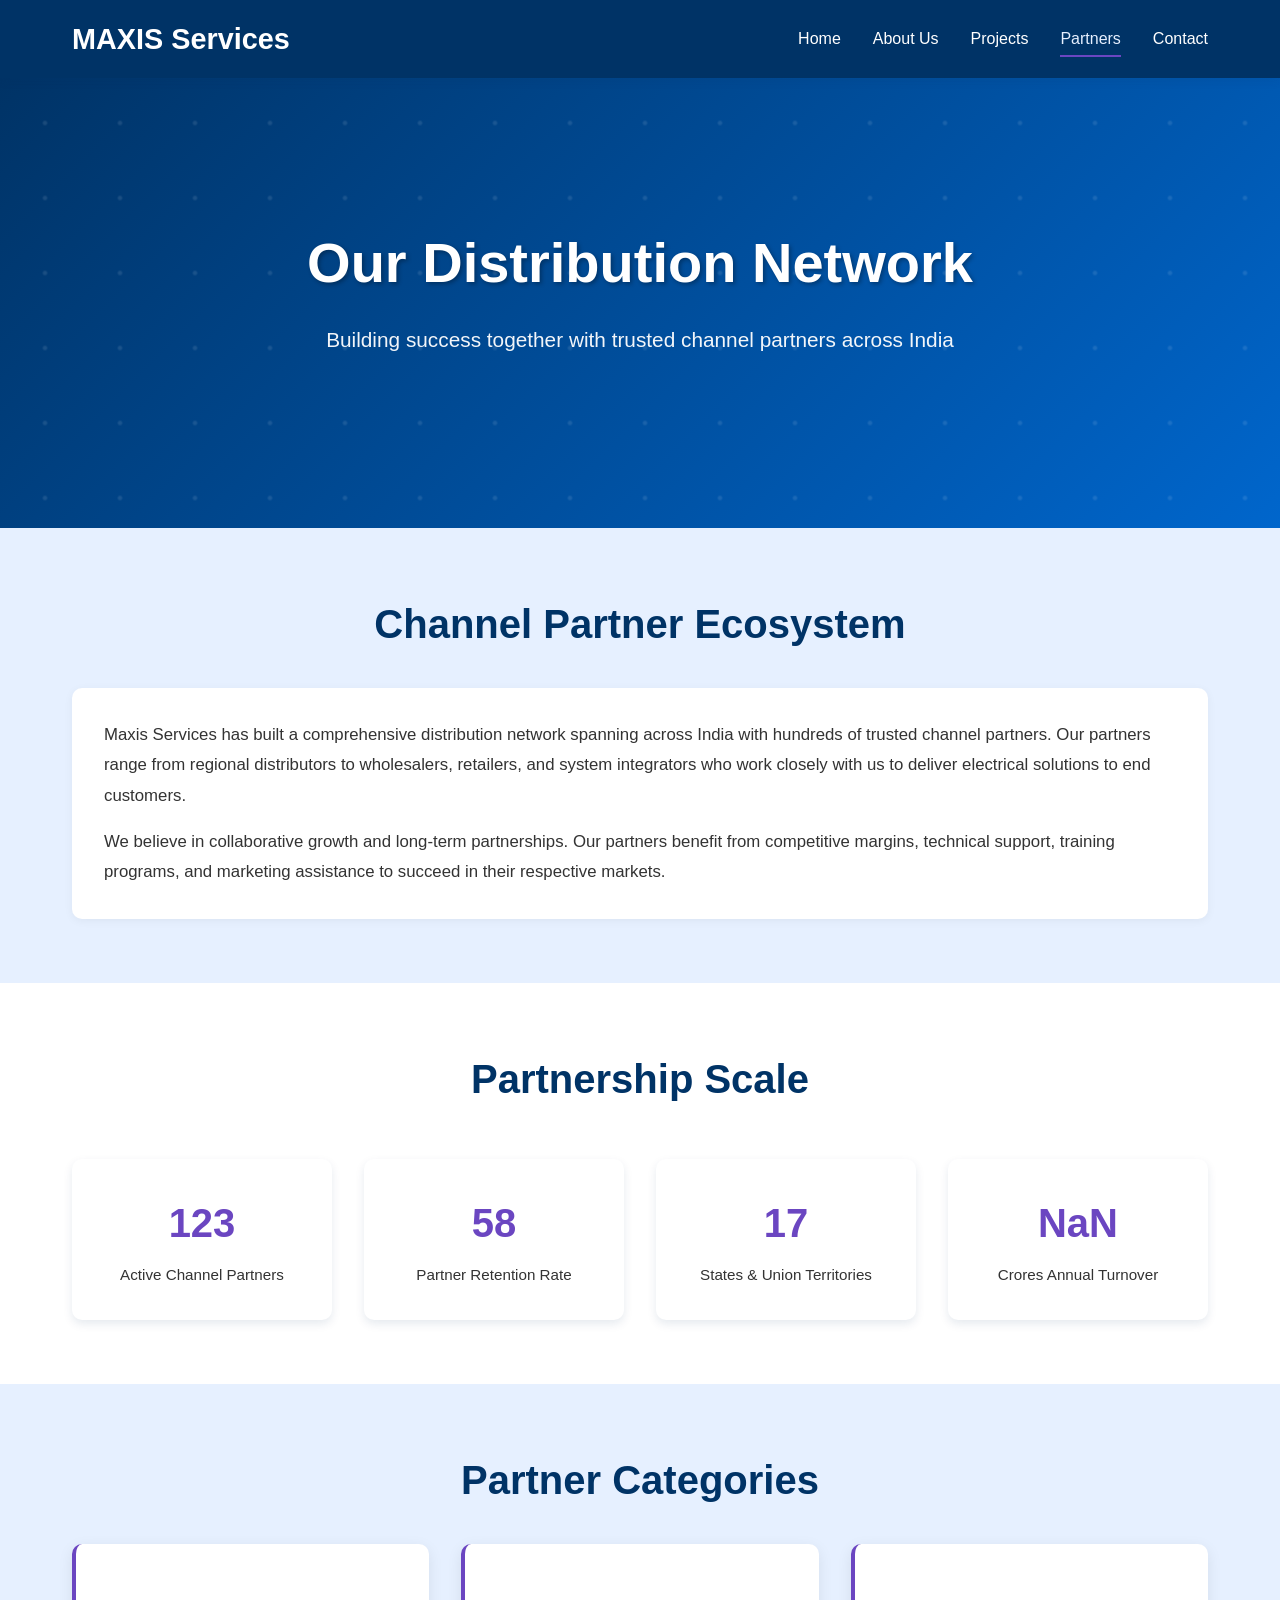
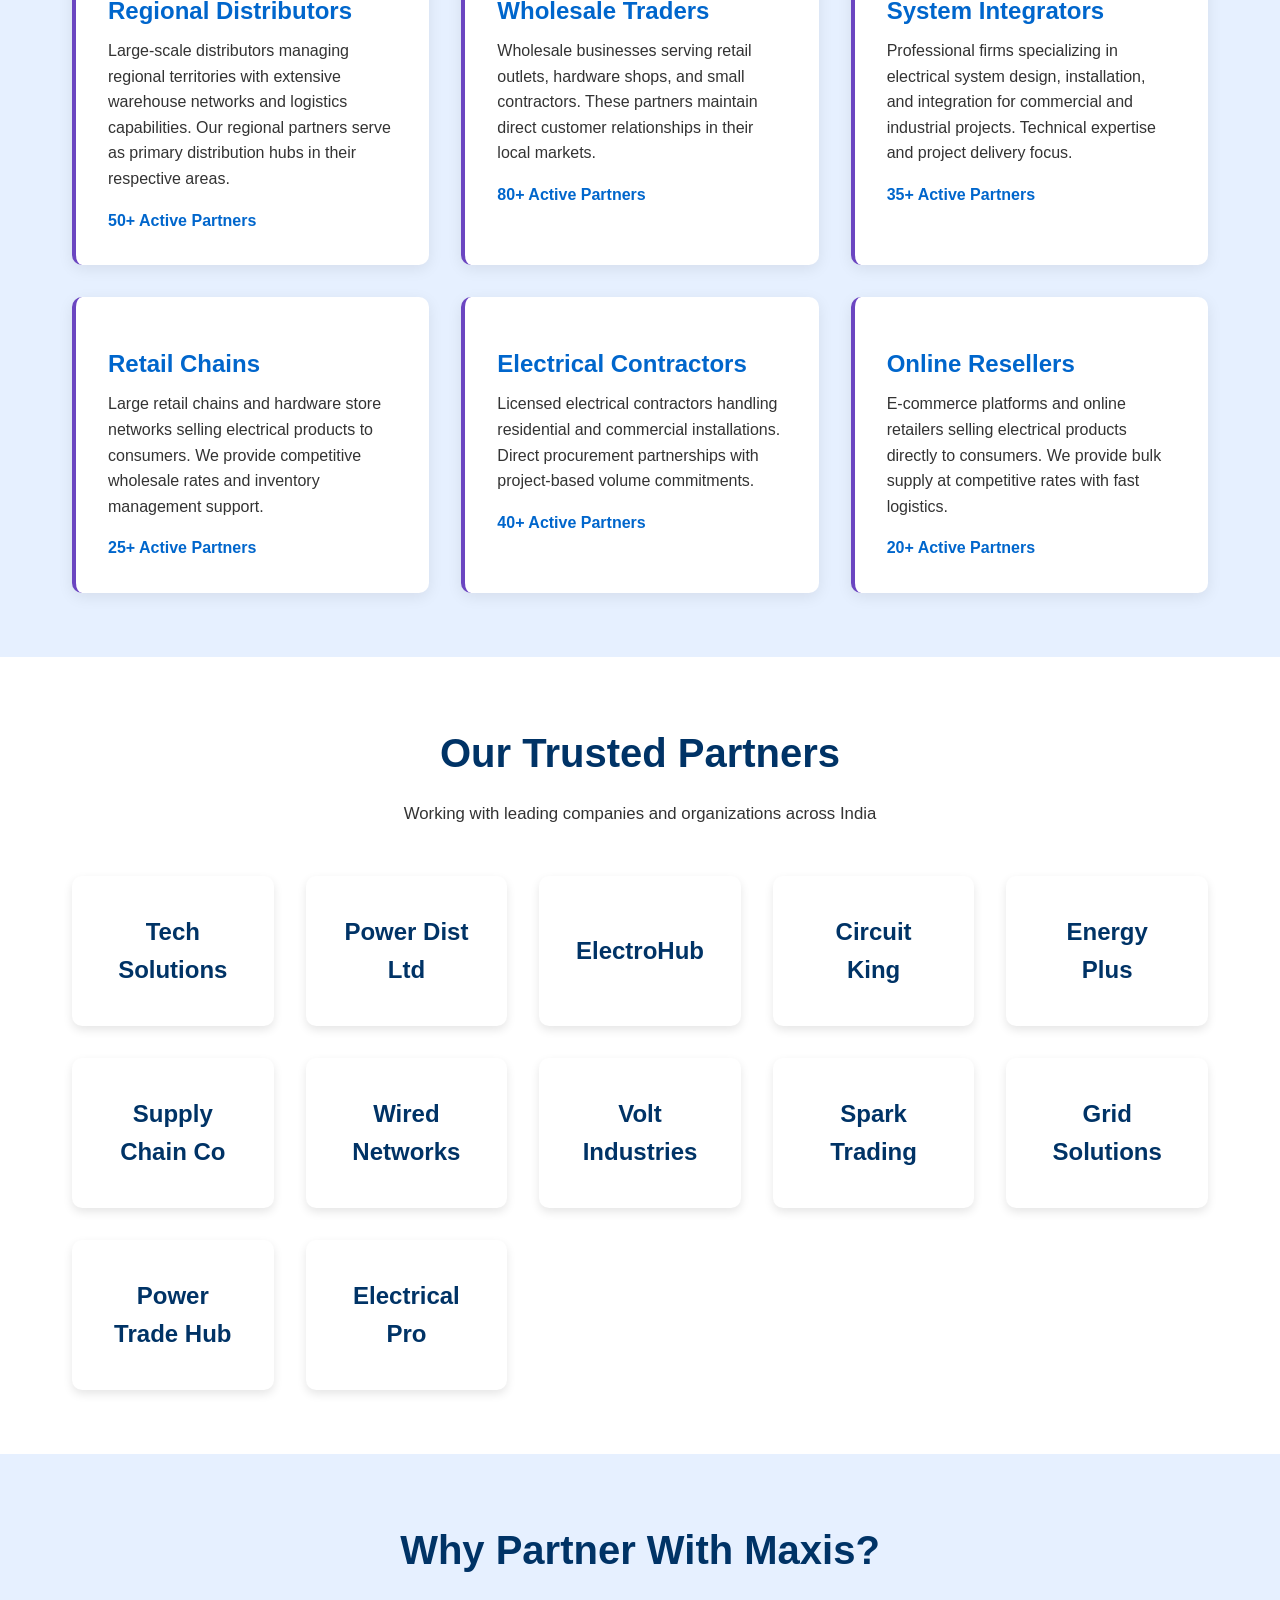
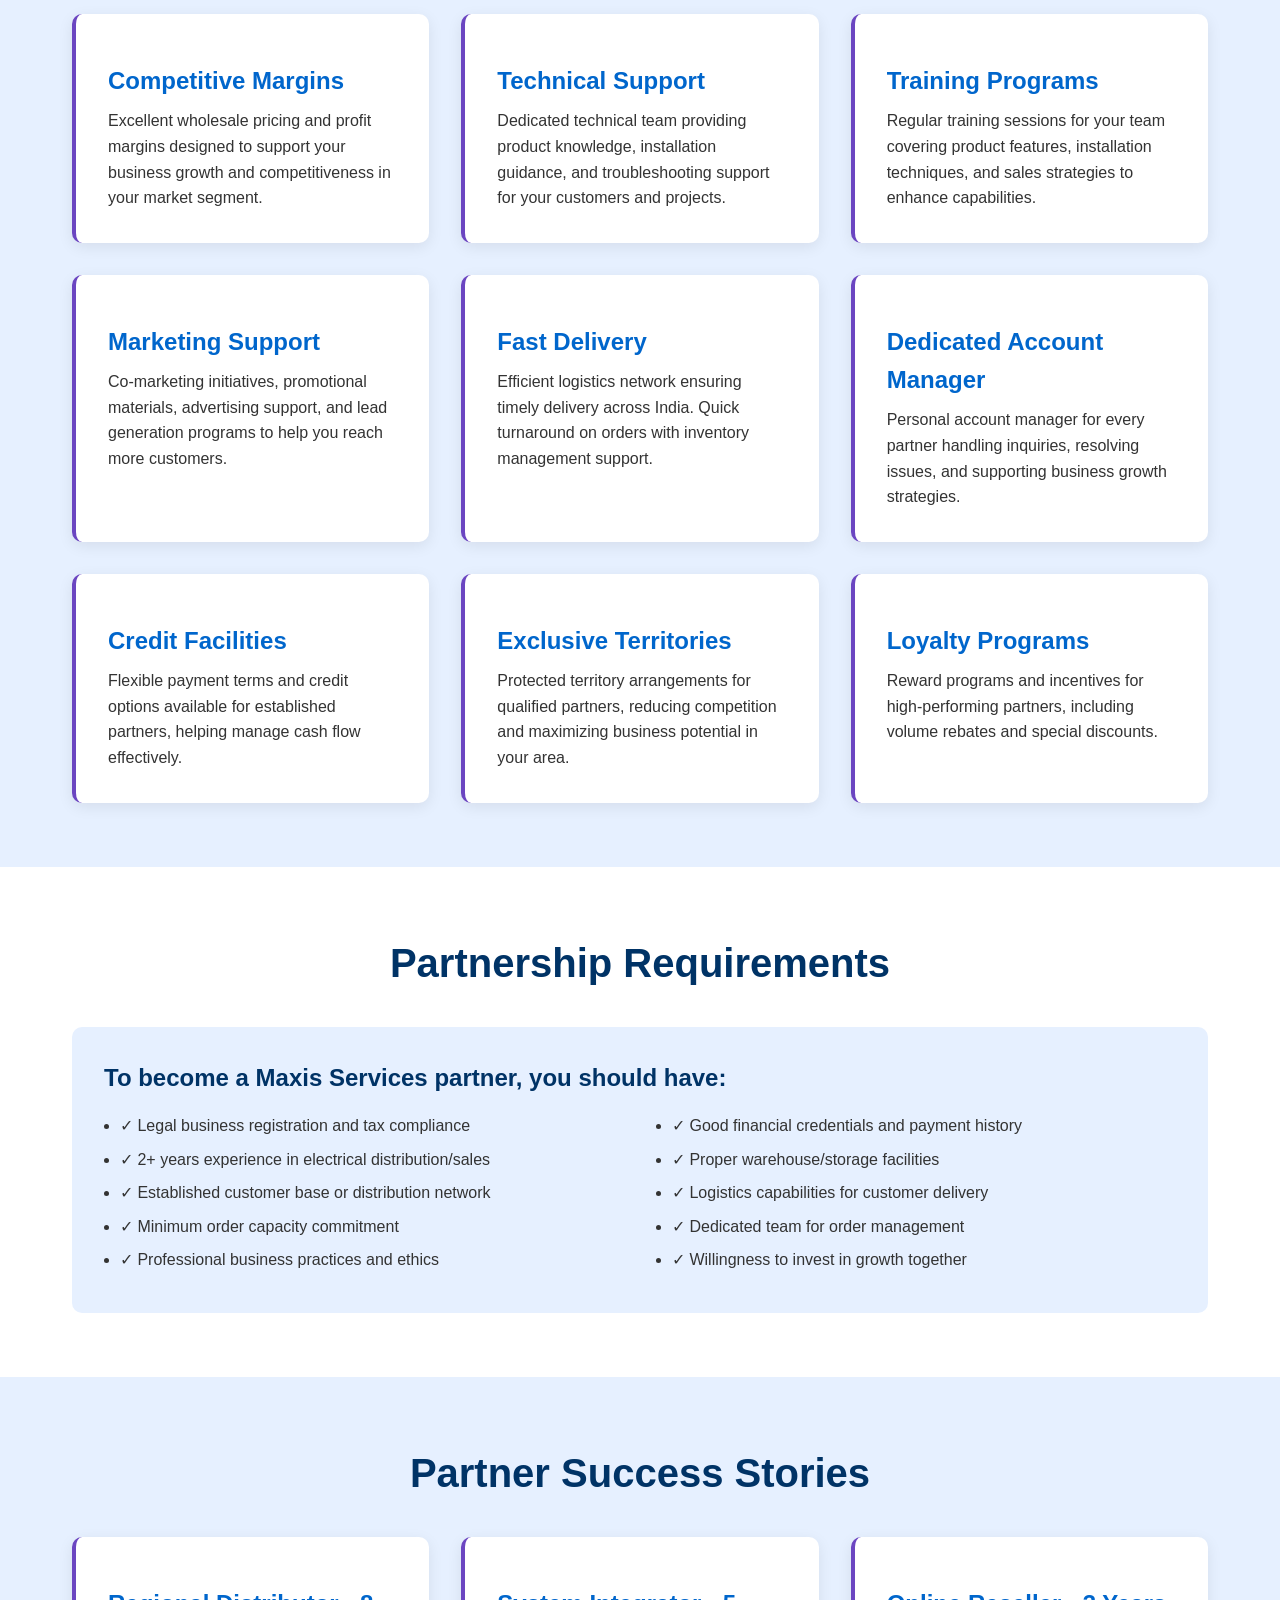
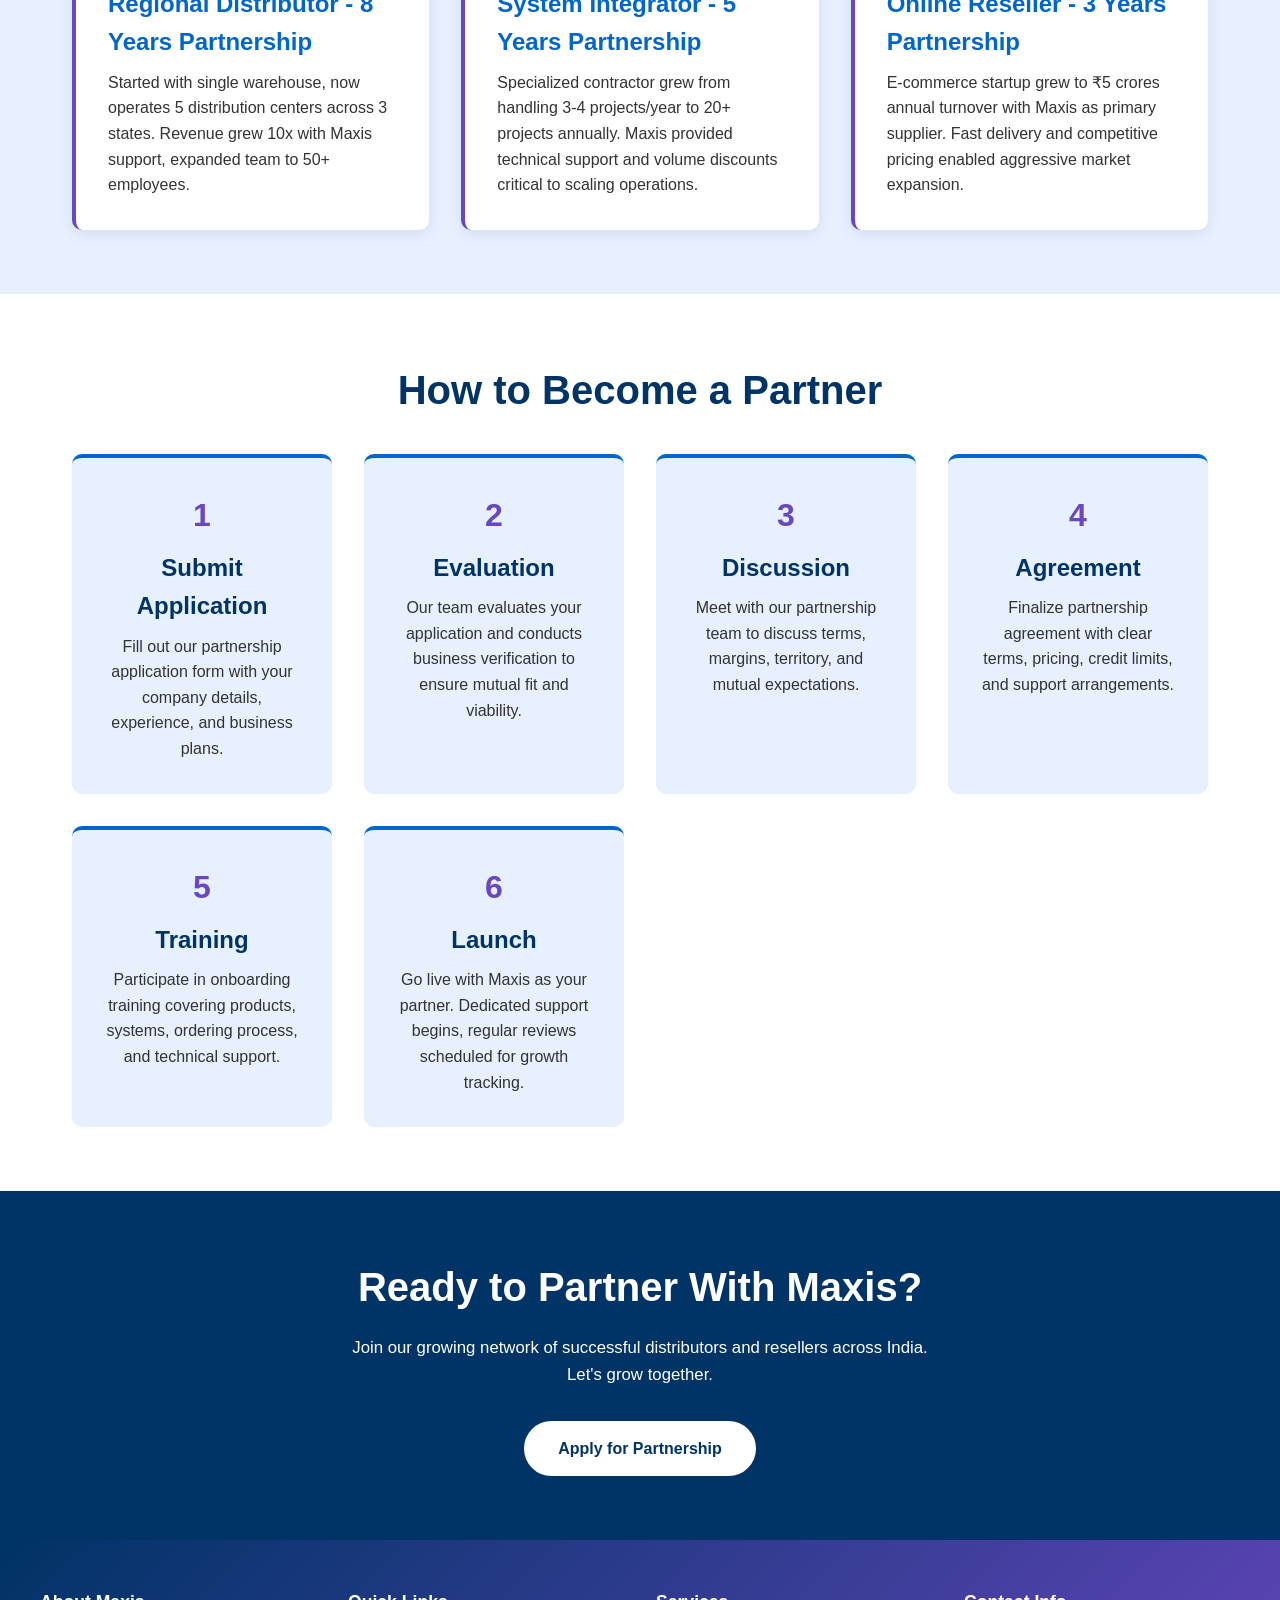
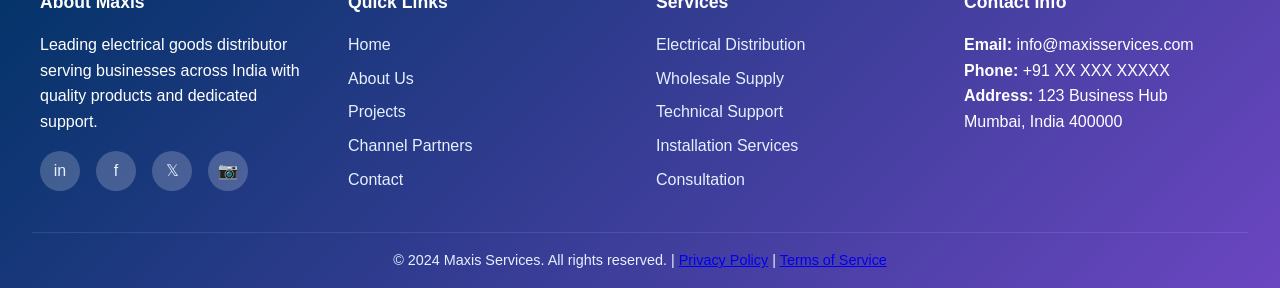
<file: partners.html>
<!DOCTYPE html>
<html lang="en">
<head>
    <meta charset="UTF-8">
    <meta name="viewport" content="width=device-width, initial-scale=1.0">
    <title>Channel Partners - Maxis Services</title>
    <meta name="description" content="Explore our channel partner network and distribution ecosystem.">
    <link rel="stylesheet" href="css/style.css">
</head>
<body>
    <!-- ============ HEADER ============ -->
    <header>
        <div class="navbar">
            <a href="index.html" class="logo">MAXIS Services</a>
            <nav>
                <ul>
                    <li><a href="index.html">Home</a></li>
                    <li><a href="about.html">About Us</a></li>
                    <li><a href="projects.html">Projects</a></li>
                    <li><a href="partners.html" class="active">Partners</a></li>
                    <li><a href="contact.html">Contact</a></li>
                </ul>
            </nav>
        </div>
    </header>

    <!-- ============ PAGE HERO ============ -->
    <section class="hero" style="min-height: 50vh;">
        <div class="hero-content">
            <h1>Our Distribution Network</h1>
            <p>Building success together with trusted channel partners across India</p>
        </div>
    </section>

    <!-- ============ PARTNER OVERVIEW ============ -->
    <section class="light">
        <div class="container">
            <h2>Channel Partner Ecosystem</h2>
            <div style="background: white; padding: 2rem; border-radius: 10px; margin-top: 2rem; box-shadow: 0 2px 10px rgba(0,0,0,0.05);">
                <p style="font-size: 1.05rem; line-height: 1.8; margin-bottom: 1rem;">
                    Maxis Services has built a comprehensive distribution network spanning across India with hundreds of trusted channel partners. 
                    Our partners range from regional distributors to wholesalers, retailers, and system integrators who work closely with us 
                    to deliver electrical solutions to end customers.
                </p>
                <p style="font-size: 1.05rem; line-height: 1.8;">
                    We believe in collaborative growth and long-term partnerships. Our partners benefit from competitive margins, technical support, 
                    training programs, and marketing assistance to succeed in their respective markets.
                </p>
            </div>
        </div>
    </section>

    <!-- ============ PARTNER STATISTICS ============ -->
    <section>
        <div class="container">
            <h2>Partnership Scale</h2>
            <div class="stats">
                <div class="stat-card">
                    <div class="stat-number">200+</div>
                    <div class="stat-label">Active Channel Partners</div>
                </div>
                <div class="stat-card">
                    <div class="stat-number">95%</div>
                    <div class="stat-label">Partner Retention Rate</div>
                </div>
                <div class="stat-card">
                    <div class="stat-number">28</div>
                    <div class="stat-label">States & Union Territories</div>
                </div>
                <div class="stat-card">
                    <div class="stat-number">₹100+</div>
                    <div class="stat-label">Crores Annual Turnover</div>
                </div>
            </div>
        </div>
    </section>

    <!-- ============ PARTNER CATEGORIES ============ -->
    <section class="light">
        <div class="container">
            <h2>Partner Categories</h2>
            <div class="features" style="margin-top: 2rem;">
                <div class="feature-card">
                    <h3>Regional Distributors</h3>
                    <p>Large-scale distributors managing regional territories with extensive warehouse networks and logistics capabilities. 
                    Our regional partners serve as primary distribution hubs in their respective areas.</p>
                    <p style="margin-top: 1rem; font-weight: 600; color: var(--medium-blue);">50+ Active Partners</p>
                </div>

                <div class="feature-card">
                    <h3>Wholesale Traders</h3>
                    <p>Wholesale businesses serving retail outlets, hardware shops, and small contractors. These partners maintain direct 
                    customer relationships in their local markets.</p>
                    <p style="margin-top: 1rem; font-weight: 600; color: var(--medium-blue);">80+ Active Partners</p>
                </div>

                <div class="feature-card">
                    <h3>System Integrators</h3>
                    <p>Professional firms specializing in electrical system design, installation, and integration for commercial and 
                    industrial projects. Technical expertise and project delivery focus.</p>
                    <p style="margin-top: 1rem; font-weight: 600; color: var(--medium-blue);">35+ Active Partners</p>
                </div>

                <div class="feature-card">
                    <h3>Retail Chains</h3>
                    <p>Large retail chains and hardware store networks selling electrical products to consumers. We provide competitive 
                    wholesale rates and inventory management support.</p>
                    <p style="margin-top: 1rem; font-weight: 600; color: var(--medium-blue);">25+ Active Partners</p>
                </div>

                <div class="feature-card">
                    <h3>Electrical Contractors</h3>
                    <p>Licensed electrical contractors handling residential and commercial installations. Direct procurement partnerships 
                    with project-based volume commitments.</p>
                    <p style="margin-top: 1rem; font-weight: 600; color: var(--medium-blue);">40+ Active Partners</p>
                </div>

                <div class="feature-card">
                    <h3>Online Resellers</h3>
                    <p>E-commerce platforms and online retailers selling electrical products directly to consumers. We provide bulk 
                    supply at competitive rates with fast logistics.</p>
                    <p style="margin-top: 1rem; font-weight: 600; color: var(--medium-blue);">20+ Active Partners</p>
                </div>
            </div>
        </div>
    </section>

    <!-- ============ PARTNER LOGOS ============ -->
    <section>
        <div class="container">
            <h2>Our Trusted Partners</h2>
            <p style="text-align: center; margin-bottom: 2rem; font-size: 1.05rem;">
                Working with leading companies and organizations across India
            </p>
            <div class="partners-grid">
                <div class="partner-card">
                    <div class="partner-logo"><a href="#" style="color: var(--dark-blue); text-decoration: none;">Tech Solutions</a></div>
                </div>
                <div class="partner-card">
                    <div class="partner-logo"><a href="#" style="color: var(--dark-blue); text-decoration: none;">Power Dist Ltd</a></div>
                </div>
                <div class="partner-card">
                    <div class="partner-logo"><a href="#" style="color: var(--dark-blue); text-decoration: none;">ElectroHub</a></div>
                </div>
                <div class="partner-card">
                    <div class="partner-logo"><a href="#" style="color: var(--dark-blue); text-decoration: none;">Circuit King</a></div>
                </div>
                <div class="partner-card">
                    <div class="partner-logo"><a href="#" style="color: var(--dark-blue); text-decoration: none;">Energy Plus</a></div>
                </div>
                <div class="partner-card">
                    <div class="partner-logo"><a href="#" style="color: var(--dark-blue); text-decoration: none;">Supply Chain Co</a></div>
                </div>
                <div class="partner-card">
                    <div class="partner-logo"><a href="#" style="color: var(--dark-blue); text-decoration: none;">Wired Networks</a></div>
                </div>
                <div class="partner-card">
                    <div class="partner-logo"><a href="#" style="color: var(--dark-blue); text-decoration: none;">Volt Industries</a></div>
                </div>
                <div class="partner-card">
                    <div class="partner-logo"><a href="#" style="color: var(--dark-blue); text-decoration: none;">Spark Trading</a></div>
                </div>
                <div class="partner-card">
                    <div class="partner-logo"><a href="#" style="color: var(--dark-blue); text-decoration: none;">Grid Solutions</a></div>
                </div>
                <div class="partner-card">
                    <div class="partner-logo"><a href="#" style="color: var(--dark-blue); text-decoration: none;">Power Trade Hub</a></div>
                </div>
                <div class="partner-card">
                    <div class="partner-logo"><a href="#" style="color: var(--dark-blue); text-decoration: none;">Electrical Pro</a></div>
                </div>
            </div>
        </div>
    </section>

    <!-- ============ PARTNER BENEFITS ============ -->
    <section class="light">
        <div class="container">
            <h2>Why Partner With Maxis?</h2>
            <div class="features" style="margin-top: 2rem;">
                <div class="feature-card">
                    <h3>Competitive Margins</h3>
                    <p>Excellent wholesale pricing and profit margins designed to support your business growth and competitiveness 
                    in your market segment.</p>
                </div>

                <div class="feature-card">
                    <h3>Technical Support</h3>
                    <p>Dedicated technical team providing product knowledge, installation guidance, and troubleshooting support for 
                    your customers and projects.</p>
                </div>

                <div class="feature-card">
                    <h3>Training Programs</h3>
                    <p>Regular training sessions for your team covering product features, installation techniques, and sales strategies 
                    to enhance capabilities.</p>
                </div>

                <div class="feature-card">
                    <h3>Marketing Support</h3>
                    <p>Co-marketing initiatives, promotional materials, advertising support, and lead generation programs to help 
                    you reach more customers.</p>
                </div>

                <div class="feature-card">
                    <h3>Fast Delivery</h3>
                    <p>Efficient logistics network ensuring timely delivery across India. Quick turnaround on orders with inventory 
                    management support.</p>
                </div>

                <div class="feature-card">
                    <h3>Dedicated Account Manager</h3>
                    <p>Personal account manager for every partner handling inquiries, resolving issues, and supporting business growth 
                    strategies.</p>
                </div>

                <div class="feature-card">
                    <h3>Credit Facilities</h3>
                    <p>Flexible payment terms and credit options available for established partners, helping manage cash flow effectively.</p>
                </div>

                <div class="feature-card">
                    <h3>Exclusive Territories</h3>
                    <p>Protected territory arrangements for qualified partners, reducing competition and maximizing business potential 
                    in your area.</p>
                </div>

                <div class="feature-card">
                    <h3>Loyalty Programs</h3>
                    <p>Reward programs and incentives for high-performing partners, including volume rebates and special discounts.</p>
                </div>
            </div>
        </div>
    </section>

    <!-- ============ PARTNERSHIP REQUIREMENTS ============ -->
    <section>
        <div class="container">
            <h2>Partnership Requirements</h2>
            <div style="background: var(--light-blue); padding: 2rem; border-radius: 10px; margin-top: 2rem;">
                <h3 style="color: var(--dark-blue); margin-bottom: 1rem;">To become a Maxis Services partner, you should have:</h3>
                <div style="display: grid; grid-template-columns: 1fr 1fr; gap: 2rem; margin-top: 1rem;">
                    <div>
                        <ul style="margin-left: 1rem; color: var(--gray-dark);">
                            <li style="margin-bottom: 0.5rem;">✓ Legal business registration and tax compliance</li>
                            <li style="margin-bottom: 0.5rem;">✓ 2+ years experience in electrical distribution/sales</li>
                            <li style="margin-bottom: 0.5rem;">✓ Established customer base or distribution network</li>
                            <li style="margin-bottom: 0.5rem;">✓ Minimum order capacity commitment</li>
                            <li style="margin-bottom: 0.5rem;">✓ Professional business practices and ethics</li>
                        </ul>
                    </div>
                    <div>
                        <ul style="margin-left: 1rem; color: var(--gray-dark);">
                            <li style="margin-bottom: 0.5rem;">✓ Good financial credentials and payment history</li>
                            <li style="margin-bottom: 0.5rem;">✓ Proper warehouse/storage facilities</li>
                            <li style="margin-bottom: 0.5rem;">✓ Logistics capabilities for customer delivery</li>
                            <li style="margin-bottom: 0.5rem;">✓ Dedicated team for order management</li>
                            <li style="margin-bottom: 0.5rem;">✓ Willingness to invest in growth together</li>
                        </ul>
                    </div>
                </div>
            </div>
        </div>
    </section>

    <!-- ============ PARTNER SUCCESS STORIES ============ -->
    <section class="light">
        <div class="container">
            <h2>Partner Success Stories</h2>
            <div class="features" style="margin-top: 2rem;">
                <div class="feature-card">
                    <h3>Regional Distributor - 8 Years Partnership</h3>
                    <p>Started with single warehouse, now operates 5 distribution centers across 3 states. Revenue grew 10x with 
                    Maxis support, expanded team to 50+ employees.</p>
                </div>

                <div class="feature-card">
                    <h3>System Integrator - 5 Years Partnership</h3>
                    <p>Specialized contractor grew from handling 3-4 projects/year to 20+ projects annually. Maxis provided technical 
                    support and volume discounts critical to scaling operations.</p>
                </div>

                <div class="feature-card">
                    <h3>Online Reseller - 3 Years Partnership</h3>
                    <p>E-commerce startup grew to ₹5 crores annual turnover with Maxis as primary supplier. Fast delivery and competitive 
                    pricing enabled aggressive market expansion.</p>
                </div>
            </div>
        </div>
    </section>

    <!-- ============ PARTNERSHIP PROCESS ============ -->
    <section>
        <div class="container">
            <h2>How to Become a Partner</h2>
            <div style="display: grid; grid-template-columns: repeat(auto-fit, minmax(250px, 1fr)); gap: 2rem; margin-top: 2rem;">
                <div style="background: var(--light-blue); padding: 2rem; border-radius: 10px; text-align: center; border-top: 4px solid var(--medium-blue);">
                    <div style="font-size: 2rem; font-weight: bold; color: var(--purple); margin-bottom: 0.5rem;">1</div>
                    <h3 style="color: var(--dark-blue); margin-bottom: 0.5rem;">Submit Application</h3>
                    <p>Fill out our partnership application form with your company details, experience, and business plans.</p>
                </div>

                <div style="background: var(--light-blue); padding: 2rem; border-radius: 10px; text-align: center; border-top: 4px solid var(--medium-blue);">
                    <div style="font-size: 2rem; font-weight: bold; color: var(--purple); margin-bottom: 0.5rem;">2</div>
                    <h3 style="color: var(--dark-blue); margin-bottom: 0.5rem;">Evaluation</h3>
                    <p>Our team evaluates your application and conducts business verification to ensure mutual fit and viability.</p>
                </div>

                <div style="background: var(--light-blue); padding: 2rem; border-radius: 10px; text-align: center; border-top: 4px solid var(--medium-blue);">
                    <div style="font-size: 2rem; font-weight: bold; color: var(--purple); margin-bottom: 0.5rem;">3</div>
                    <h3 style="color: var(--dark-blue); margin-bottom: 0.5rem;">Discussion</h3>
                    <p>Meet with our partnership team to discuss terms, margins, territory, and mutual expectations.</p>
                </div>

                <div style="background: var(--light-blue); padding: 2rem; border-radius: 10px; text-align: center; border-top: 4px solid var(--medium-blue);">
                    <div style="font-size: 2rem; font-weight: bold; color: var(--purple); margin-bottom: 0.5rem;">4</div>
                    <h3 style="color: var(--dark-blue); margin-bottom: 0.5rem;">Agreement</h3>
                    <p>Finalize partnership agreement with clear terms, pricing, credit limits, and support arrangements.</p>
                </div>

                <div style="background: var(--light-blue); padding: 2rem; border-radius: 10px; text-align: center; border-top: 4px solid var(--medium-blue);">
                    <div style="font-size: 2rem; font-weight: bold; color: var(--purple); margin-bottom: 0.5rem;">5</div>
                    <h3 style="color: var(--dark-blue); margin-bottom: 0.5rem;">Training</h3>
                    <p>Participate in onboarding training covering products, systems, ordering process, and technical support.</p>
                </div>

                <div style="background: var(--light-blue); padding: 2rem; border-radius: 10px; text-align: center; border-top: 4px solid var(--medium-blue);">
                    <div style="font-size: 2rem; font-weight: bold; color: var(--purple); margin-bottom: 0.5rem;">6</div>
                    <h3 style="color: var(--dark-blue); margin-bottom: 0.5rem;">Launch</h3>
                    <p>Go live with Maxis as your partner. Dedicated support begins, regular reviews scheduled for growth tracking.</p>
                </div>
            </div>
        </div>
    </section>

    <!-- ============ CTA ============ -->
    <section class="dark">
        <div class="container text-center">
            <h2>Ready to Partner With Maxis?</h2>
            <p style="font-size: 1.05rem; margin-bottom: 2rem; max-width: 600px; margin-left: auto; margin-right: auto;">
                Join our growing network of successful distributors and resellers across India. Let's grow together.
            </p>
            <a href="contact.html" class="btn btn-secondary">Apply for Partnership</a>
        </div>
    </section>

    <!-- ============ FOOTER ============ -->
    <footer>
        <div class="footer-content">
            <div class="footer-section">
                <h4>About Maxis</h4>
                <p>Leading electrical goods distributor serving businesses across India with quality products and dedicated support.</p>
                <div class="social-links">
                    <a href="#" title="LinkedIn">in</a>
                    <a href="#" title="Facebook">f</a>
                    <a href="#" title="Twitter">𝕏</a>
                    <a href="#" title="Instagram">📷</a>
                </div>
            </div>

            <div class="footer-section">
                <h4>Quick Links</h4>
                <ul>
                    <li><a href="index.html">Home</a></li>
                    <li><a href="about.html">About Us</a></li>
                    <li><a href="projects.html">Projects</a></li>
                    <li><a href="partners.html">Channel Partners</a></li>
                    <li><a href="contact.html">Contact</a></li>
                </ul>
            </div>

            <div class="footer-section">
                <h4>Services</h4>
                <ul>
                    <li><a href="#">Electrical Distribution</a></li>
                    <li><a href="#">Wholesale Supply</a></li>
                    <li><a href="#">Technical Support</a></li>
                    <li><a href="#">Installation Services</a></li>
                    <li><a href="#">Consultation</a></li>
                </ul>
            </div>

            <div class="footer-section">
                <h4>Contact Info</h4>
                <p><strong>Email:</strong> info@maxisservices.com</p>
                <p><strong>Phone:</strong> +91 XX XXX XXXXX</p>
                <p><strong>Address:</strong> 123 Business Hub<br>Mumbai, India 400000</p>
            </div>
        </div>

        <div class="footer-bottom">
            <p>&copy; 2024 Maxis Services. All rights reserved. | <a href="#">Privacy Policy</a> | <a href="#">Terms of Service</a></p>
        </div>
    </footer>

    <script src="js/script.js"></script>
</body>
</html>
</file>
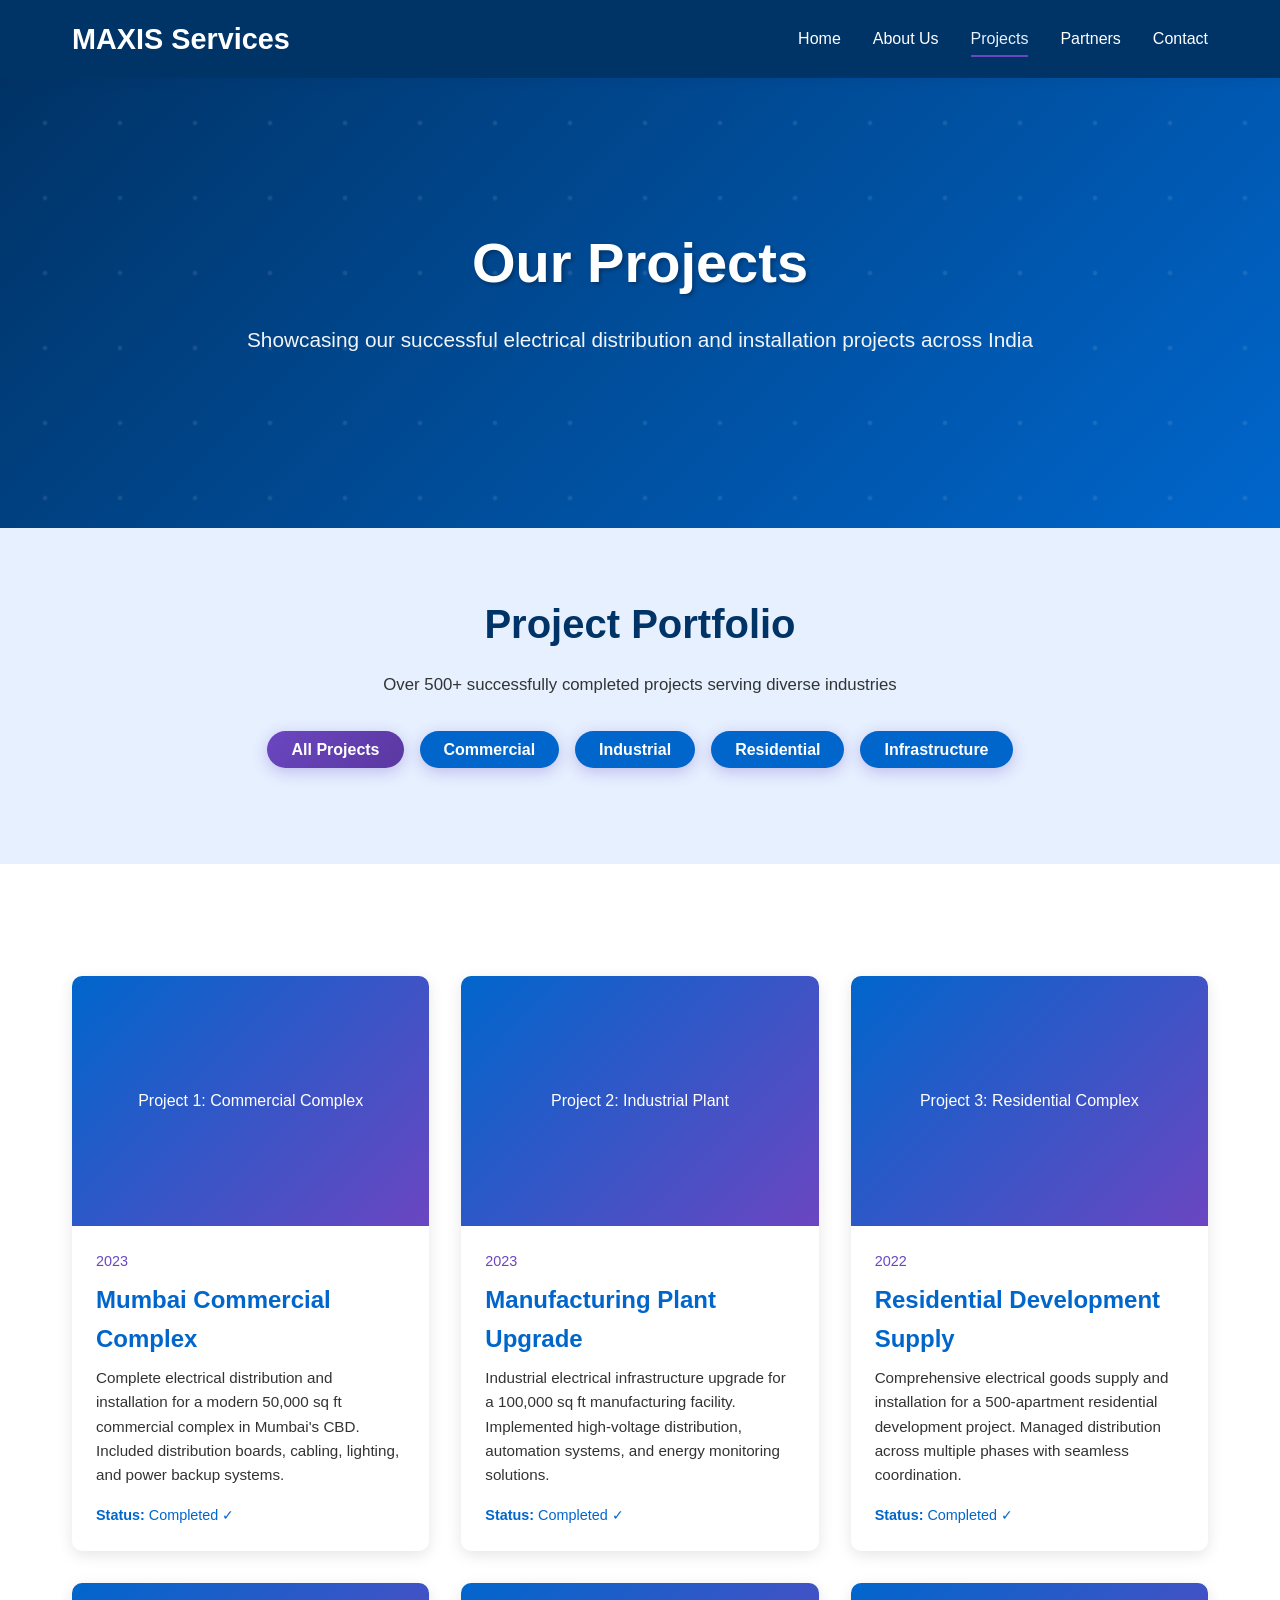
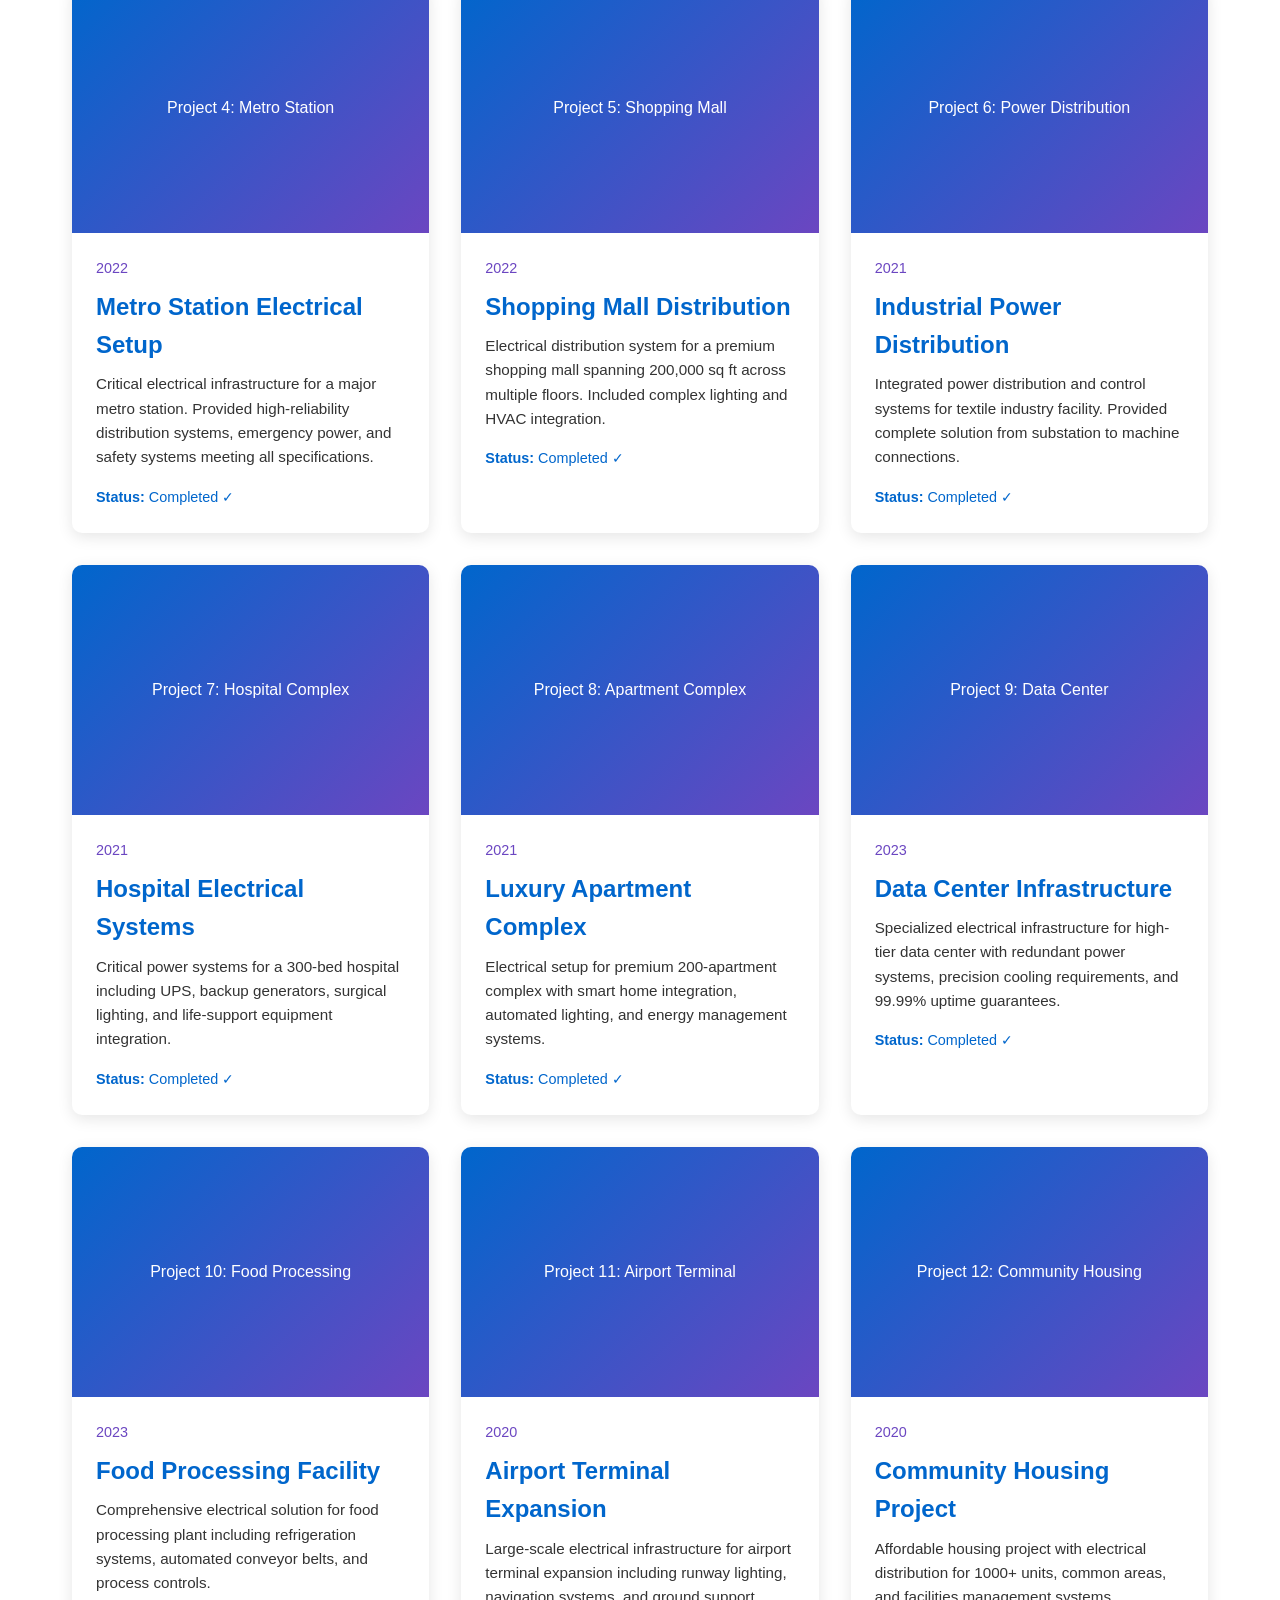
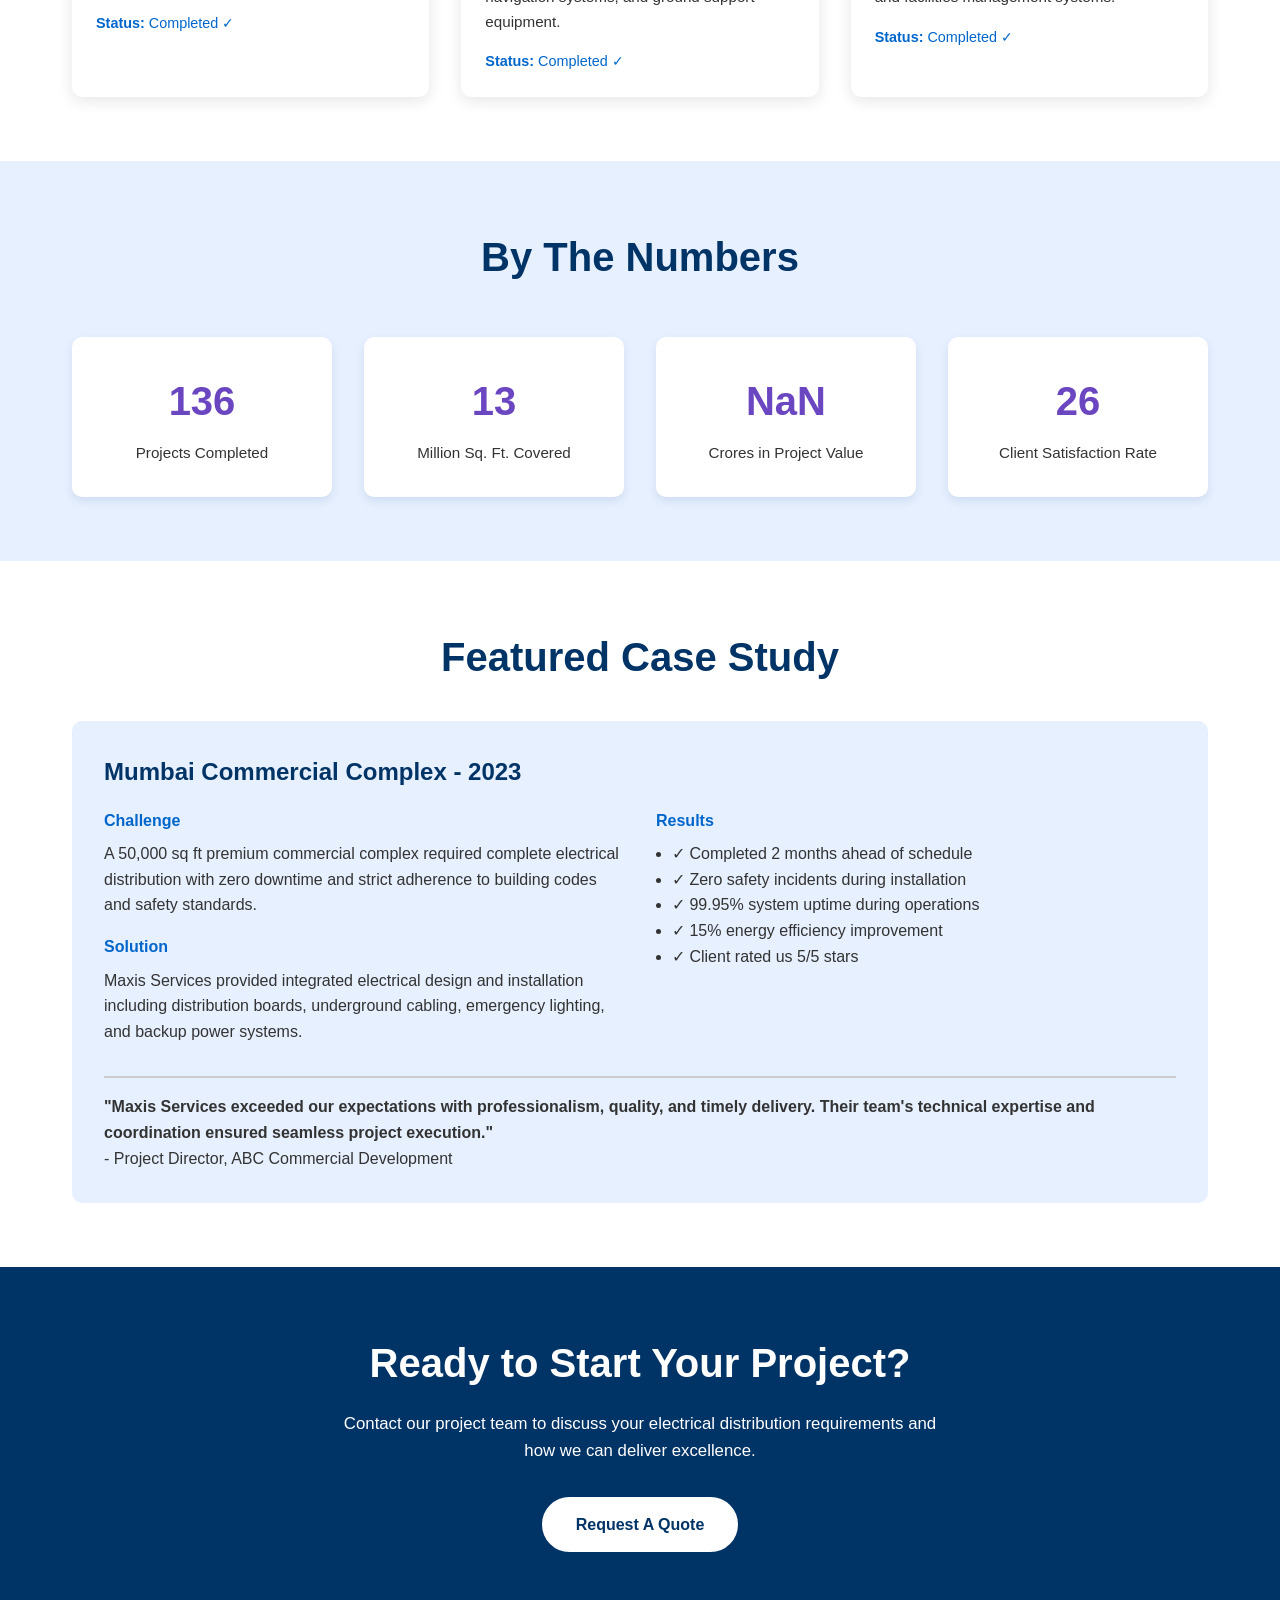
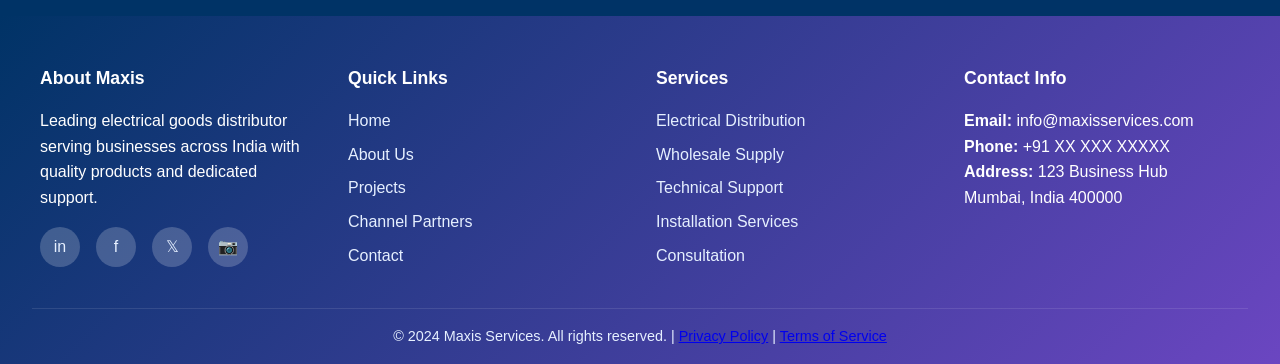
<file: projects.html>
<!DOCTYPE html>
<html lang="en">
<head>
    <meta charset="UTF-8">
    <meta name="viewport" content="width=device-width, initial-scale=1.0">
    <title>Projects - Maxis Services</title>
    <meta name="description" content="Explore our portfolio of completed electrical distribution projects across India.">
    <link rel="stylesheet" href="css/style.css">
</head>
<body>
    <!-- ============ HEADER ============ -->
    <header>
        <div class="navbar">
            <a href="index.html" class="logo">MAXIS Services</a>
            <nav>
                <ul>
                    <li><a href="index.html">Home</a></li>
                    <li><a href="about.html">About Us</a></li>
                    <li><a href="projects.html" class="active">Projects</a></li>
                    <li><a href="partners.html">Partners</a></li>
                    <li><a href="contact.html">Contact</a></li>
                </ul>
            </nav>
        </div>
    </header>

    <!-- ============ PAGE HERO ============ -->
    <section class="hero" style="min-height: 50vh;">
        <div class="hero-content">
            <h1>Our Projects</h1>
            <p>Showcasing our successful electrical distribution and installation projects across India</p>
        </div>
    </section>

    <!-- ============ FILTER SECTION ============ -->
    <section class="light">
        <div class="container">
            <h2>Project Portfolio</h2>
            <p style="text-align: center; margin-bottom: 2rem; font-size: 1.05rem;">
                Over 500+ successfully completed projects serving diverse industries
            </p>
            <div style="display: flex; justify-content: center; gap: 1rem; flex-wrap: wrap; margin-bottom: 2rem;">
                <button class="btn btn-primary filter-btn active" data-filter="all" style="border: none; padding: 0.6rem 1.5rem;">All Projects</button>
                <button class="btn btn-primary filter-btn" data-filter="commercial" style="border: none; padding: 0.6rem 1.5rem; background: var(--medium-blue);">Commercial</button>
                <button class="btn btn-primary filter-btn" data-filter="industrial" style="border: none; padding: 0.6rem 1.5rem; background: var(--medium-blue);">Industrial</button>
                <button class="btn btn-primary filter-btn" data-filter="residential" style="border: none; padding: 0.6rem 1.5rem; background: var(--medium-blue);">Residential</button>
                <button class="btn btn-primary filter-btn" data-filter="infrastructure" style="border: none; padding: 0.6rem 1.5rem; background: var(--medium-blue);">Infrastructure</button>
            </div>
        </div>
    </section>

    <!-- ============ PROJECTS GRID ============ -->
    <section>
        <div class="container">
            <div class="project-grid">
                <!-- Commercial Project 1 -->
                <div class="project-card" data-category="commercial">
                    <div class="project-image">Project 1: Commercial Complex</div>
                    <div class="project-info">
                        <div class="project-date">2023</div>
                        <h3>Mumbai Commercial Complex</h3>
                        <p class="project-desc">
                            Complete electrical distribution and installation for a modern 50,000 sq ft commercial complex in Mumbai's CBD. 
                            Included distribution boards, cabling, lighting, and power backup systems.
                        </p>
                        <p style="margin-top: 1rem; font-size: 0.9rem; color: var(--medium-blue);"><strong>Status:</strong> Completed ✓</p>
                    </div>
                </div>

                <!-- Industrial Project 1 -->
                <div class="project-card" data-category="industrial">
                    <div class="project-image">Project 2: Industrial Plant</div>
                    <div class="project-info">
                        <div class="project-date">2023</div>
                        <h3>Manufacturing Plant Upgrade</h3>
                        <p class="project-desc">
                            Industrial electrical infrastructure upgrade for a 100,000 sq ft manufacturing facility. Implemented 
                            high-voltage distribution, automation systems, and energy monitoring solutions.
                        </p>
                        <p style="margin-top: 1rem; font-size: 0.9rem; color: var(--medium-blue);"><strong>Status:</strong> Completed ✓</p>
                    </div>
                </div>

                <!-- Residential Project 1 -->
                <div class="project-card" data-category="residential">
                    <div class="project-image">Project 3: Residential Complex</div>
                    <div class="project-info">
                        <div class="project-date">2022</div>
                        <h3>Residential Development Supply</h3>
                        <p class="project-desc">
                            Comprehensive electrical goods supply and installation for a 500-apartment residential development project. 
                            Managed distribution across multiple phases with seamless coordination.
                        </p>
                        <p style="margin-top: 1rem; font-size: 0.9rem; color: var(--medium-blue);"><strong>Status:</strong> Completed ✓</p>
                    </div>
                </div>

                <!-- Infrastructure Project 1 -->
                <div class="project-card" data-category="infrastructure">
                    <div class="project-image">Project 4: Metro Station</div>
                    <div class="project-info">
                        <div class="project-date">2022</div>
                        <h3>Metro Station Electrical Setup</h3>
                        <p class="project-desc">
                            Critical electrical infrastructure for a major metro station. Provided high-reliability distribution systems, 
                            emergency power, and safety systems meeting all specifications.
                        </p>
                        <p style="margin-top: 1rem; font-size: 0.9rem; color: var(--medium-blue);"><strong>Status:</strong> Completed ✓</p>
                    </div>
                </div>

                <!-- Commercial Project 2 -->
                <div class="project-card" data-category="commercial">
                    <div class="project-image">Project 5: Shopping Mall</div>
                    <div class="project-info">
                        <div class="project-date">2022</div>
                        <h3>Shopping Mall Distribution</h3>
                        <p class="project-desc">
                            Electrical distribution system for a premium shopping mall spanning 200,000 sq ft across multiple floors. 
                            Included complex lighting and HVAC integration.
                        </p>
                        <p style="margin-top: 1rem; font-size: 0.9rem; color: var(--medium-blue);"><strong>Status:</strong> Completed ✓</p>
                    </div>
                </div>

                <!-- Industrial Project 2 -->
                <div class="project-card" data-category="industrial">
                    <div class="project-image">Project 6: Power Distribution</div>
                    <div class="project-info">
                        <div class="project-date">2021</div>
                        <h3>Industrial Power Distribution</h3>
                        <p class="project-desc">
                            Integrated power distribution and control systems for textile industry facility. Provided complete solution 
                            from substation to machine connections.
                        </p>
                        <p style="margin-top: 1rem; font-size: 0.9rem; color: var(--medium-blue);"><strong>Status:</strong> Completed ✓</p>
                    </div>
                </div>

                <!-- Infrastructure Project 2 -->
                <div class="project-card" data-category="infrastructure">
                    <div class="project-image">Project 7: Hospital Complex</div>
                    <div class="project-info">
                        <div class="project-date">2021</div>
                        <h3>Hospital Electrical Systems</h3>
                        <p class="project-desc">
                            Critical power systems for a 300-bed hospital including UPS, backup generators, surgical lighting, 
                            and life-support equipment integration.
                        </p>
                        <p style="margin-top: 1rem; font-size: 0.9rem; color: var(--medium-blue);"><strong>Status:</strong> Completed ✓</p>
                    </div>
                </div>

                <!-- Residential Project 2 -->
                <div class="project-card" data-category="residential">
                    <div class="project-image">Project 8: Apartment Complex</div>
                    <div class="project-info">
                        <div class="project-date">2021</div>
                        <h3>Luxury Apartment Complex</h3>
                        <p class="project-desc">
                            Electrical setup for premium 200-apartment complex with smart home integration, automated lighting, 
                            and energy management systems.
                        </p>
                        <p style="margin-top: 1rem; font-size: 0.9rem; color: var(--medium-blue);"><strong>Status:</strong> Completed ✓</p>
                    </div>
                </div>

                <!-- Commercial Project 3 -->
                <div class="project-card" data-category="commercial">
                    <div class="project-image">Project 9: Data Center</div>
                    <div class="project-info">
                        <div class="project-date">2023</div>
                        <h3>Data Center Infrastructure</h3>
                        <p class="project-desc">
                            Specialized electrical infrastructure for high-tier data center with redundant power systems, 
                            precision cooling requirements, and 99.99% uptime guarantees.
                        </p>
                        <p style="margin-top: 1rem; font-size: 0.9rem; color: var(--medium-blue);"><strong>Status:</strong> Completed ✓</p>
                    </div>
                </div>

                <!-- Industrial Project 3 -->
                <div class="project-card" data-category="industrial">
                    <div class="project-image">Project 10: Food Processing</div>
                    <div class="project-info">
                        <div class="project-date">2023</div>
                        <h3>Food Processing Facility</h3>
                        <p class="project-desc">
                            Comprehensive electrical solution for food processing plant including refrigeration systems, 
                            automated conveyor belts, and process controls.
                        </p>
                        <p style="margin-top: 1rem; font-size: 0.9rem; color: var(--medium-blue);"><strong>Status:</strong> Completed ✓</p>
                    </div>
                </div>

                <!-- Infrastructure Project 3 -->
                <div class="project-card" data-category="infrastructure">
                    <div class="project-image">Project 11: Airport Terminal</div>
                    <div class="project-info">
                        <div class="project-date">2020</div>
                        <h3>Airport Terminal Expansion</h3>
                        <p class="project-desc">
                            Large-scale electrical infrastructure for airport terminal expansion including runway lighting, 
                            navigation systems, and ground support equipment.
                        </p>
                        <p style="margin-top: 1rem; font-size: 0.9rem; color: var(--medium-blue);"><strong>Status:</strong> Completed ✓</p>
                    </div>
                </div>

                <!-- Residential Project 3 -->
                <div class="project-card" data-category="residential">
                    <div class="project-image">Project 12: Community Housing</div>
                    <div class="project-info">
                        <div class="project-date">2020</div>
                        <h3>Community Housing Project</h3>
                        <p class="project-desc">
                            Affordable housing project with electrical distribution for 1000+ units, common areas, and facilities 
                            management systems.
                        </p>
                        <p style="margin-top: 1rem; font-size: 0.9rem; color: var(--medium-blue);"><strong>Status:</strong> Completed ✓</p>
                    </div>
                </div>
            </div>
        </div>
    </section>

    <!-- ============ STATISTICS ============ -->
    <section class="light">
        <div class="container">
            <h2>By The Numbers</h2>
            <div class="stats">
                <div class="stat-card">
                    <div class="stat-number">500+</div>
                    <div class="stat-label">Projects Completed</div>
                </div>
                <div class="stat-card">
                    <div class="stat-number">50+</div>
                    <div class="stat-label">Million Sq. Ft. Covered</div>
                </div>
                <div class="stat-card">
                    <div class="stat-number">₹500+</div>
                    <div class="stat-label">Crores in Project Value</div>
                </div>
                <div class="stat-card">
                    <div class="stat-number">98%</div>
                    <div class="stat-label">Client Satisfaction Rate</div>
                </div>
            </div>
        </div>
    </section>

    <!-- ============ CASE STUDY ============ -->
    <section>
        <div class="container">
            <h2>Featured Case Study</h2>
            <div style="background: var(--light-blue); padding: 2rem; border-radius: 10px; margin-top: 2rem;">
                <h3 style="color: var(--dark-blue); margin-bottom: 1rem;">Mumbai Commercial Complex - 2023</h3>
                
                <div style="display: grid; grid-template-columns: 1fr 1fr; gap: 2rem; margin-bottom: 2rem;">
                    <div>
                        <h4 style="color: var(--medium-blue); margin-bottom: 0.5rem;">Challenge</h4>
                        <p>A 50,000 sq ft premium commercial complex required complete electrical distribution with zero downtime 
                        and strict adherence to building codes and safety standards.</p>

                        <h4 style="color: var(--medium-blue); margin-top: 1rem; margin-bottom: 0.5rem;">Solution</h4>
                        <p>Maxis Services provided integrated electrical design and installation including distribution boards, 
                        underground cabling, emergency lighting, and backup power systems.</p>
                    </div>

                    <div>
                        <h4 style="color: var(--medium-blue); margin-bottom: 0.5rem;">Results</h4>
                        <ul style="margin-left: 1rem;">
                            <li>✓ Completed 2 months ahead of schedule</li>
                            <li>✓ Zero safety incidents during installation</li>
                            <li>✓ 99.95% system uptime during operations</li>
                            <li>✓ 15% energy efficiency improvement</li>
                            <li>✓ Client rated us 5/5 stars</li>
                        </ul>
                    </div>
                </div>

                <p style="border-top: 2px solid var(--gray-border); padding-top: 1rem; margin-top: 1rem;">
                    <strong>"Maxis Services exceeded our expectations with professionalism, quality, and timely delivery. 
                    Their team's technical expertise and coordination ensured seamless project execution."</strong><br>
                    - Project Director, ABC Commercial Development
                </p>
            </div>
        </div>
    </section>

    <!-- ============ CTA ============ -->
    <section class="dark">
        <div class="container text-center">
            <h2>Ready to Start Your Project?</h2>
            <p style="font-size: 1.05rem; margin-bottom: 2rem; max-width: 600px; margin-left: auto; margin-right: auto;">
                Contact our project team to discuss your electrical distribution requirements and how we can deliver excellence.
            </p>
            <a href="contact.html" class="btn btn-secondary">Request A Quote</a>
        </div>
    </section>

    <!-- ============ FOOTER ============ -->
    <footer>
        <div class="footer-content">
            <div class="footer-section">
                <h4>About Maxis</h4>
                <p>Leading electrical goods distributor serving businesses across India with quality products and dedicated support.</p>
                <div class="social-links">
                    <a href="#" title="LinkedIn">in</a>
                    <a href="#" title="Facebook">f</a>
                    <a href="#" title="Twitter">𝕏</a>
                    <a href="#" title="Instagram">📷</a>
                </div>
            </div>

            <div class="footer-section">
                <h4>Quick Links</h4>
                <ul>
                    <li><a href="index.html">Home</a></li>
                    <li><a href="about.html">About Us</a></li>
                    <li><a href="projects.html">Projects</a></li>
                    <li><a href="partners.html">Channel Partners</a></li>
                    <li><a href="contact.html">Contact</a></li>
                </ul>
            </div>

            <div class="footer-section">
                <h4>Services</h4>
                <ul>
                    <li><a href="#">Electrical Distribution</a></li>
                    <li><a href="#">Wholesale Supply</a></li>
                    <li><a href="#">Technical Support</a></li>
                    <li><a href="#">Installation Services</a></li>
                    <li><a href="#">Consultation</a></li>
                </ul>
            </div>

            <div class="footer-section">
                <h4>Contact Info</h4>
                <p><strong>Email:</strong> info@maxisservices.com</p>
                <p><strong>Phone:</strong> +91 XX XXX XXXXX</p>
                <p><strong>Address:</strong> 123 Business Hub<br>Mumbai, India 400000</p>
            </div>
        </div>

        <div class="footer-bottom">
            <p>&copy; 2024 Maxis Services. All rights reserved. | <a href="#">Privacy Policy</a> | <a href="#">Terms of Service</a></p>
        </div>
    </footer>

    <script src="js/script.js"></script>
</body>
</html>
</file>
<file: css/style.css>
* {
    margin: 0;
    padding: 0;
    box-sizing: border-box;
}

:root {
    --dark-blue: #003366;
    --medium-blue: #0066CC;
    --light-blue: #E6F0FF;
    --purple: #6B46C1;
    --white: #FFFFFF;
    --gray-dark: #333333;
    --gray-light: #F5F5F5;
    --gray-border: #CCCCCC;
}

body {
    font-family: 'Segoe UI', Tahoma, Geneva, Verdana, sans-serif;
    line-height: 1.6;
    color: var(--gray-dark);
    background-color: var(--white);
    overflow-x: hidden;
}

html {
    scroll-behavior: smooth;
}

/* ============ HEADER & NAVIGATION ============ */
header {
    background-color: var(--dark-blue);
    padding: 1rem 0;
    position: sticky;
    top: 0;
    z-index: 1000;
    box-shadow: 0 2px 10px rgba(0, 51, 102, 0.1);
    transition: all 0.3s ease;
}

header.scrolled {
    box-shadow: 0 4px 20px rgba(0, 51, 102, 0.2);
}

.navbar {
    display: flex;
    justify-content: space-between;
    align-items: center;
    max-width: 1200px;
    margin: 0 auto;
    padding: 0 2rem;
}

.logo {
    font-size: 1.8rem;
    font-weight: bold;
    color: var(--white);
    text-decoration: none;
    transition: transform 0.3s ease;
}

.logo:hover {
    transform: scale(1.05);
}

nav ul {
    list-style: none;
    display: flex;
    gap: 2rem;
    align-items: center;
}

nav a {
    color: var(--white);
    text-decoration: none;
    font-weight: 500;
    transition: color 0.3s ease, padding-bottom 0.3s ease;
    padding-bottom: 0.5rem;
    border-bottom: 2px solid transparent;
}

nav a:hover,
nav a.active {
    color: var(--light-blue);
    border-bottom: 2px solid var(--purple);
}

/* ============ HERO SECTION ============ */
.hero {
    background: linear-gradient(135deg, var(--dark-blue) 0%, var(--medium-blue) 100%);
    color: var(--white);
    padding: 6rem 2rem;
    text-align: center;
    min-height: 80vh;
    display: flex;
    flex-direction: column;
    justify-content: center;
    align-items: center;
    position: relative;
    overflow: hidden;
}

.hero::before {
    content: '';
    position: absolute;
    top: 0;
    left: 0;
    right: 0;
    bottom: 0;
    background: url('data:image/svg+xml,<svg xmlns="http://www.w3.org/2000/svg" viewBox="0 0 1200 600"><defs><pattern id="dots" x="50" y="50" width="100" height="100" patternUnits="userSpaceOnUse"><circle cx="10" cy="10" r="3" fill="rgba(255,255,255,0.1)"/></pattern></defs><rect fill="url(%23dots)" width="1200" height="600"/></svg>');
    pointer-events: none;
}

.hero-content {
    position: relative;
    z-index: 1;
    animation: fadeInDown 0.8s ease-out;
    max-width: 800px;
}

.hero h1 {
    font-size: 3.5rem;
    margin-bottom: 1rem;
    font-weight: 800;
    text-shadow: 2px 2px 4px rgba(0, 0, 0, 0.3);
}

.hero p {
    font-size: 1.3rem;
    margin-bottom: 2rem;
    opacity: 0.95;
}

.hero-buttons {
    display: flex;
    gap: 1.5rem;
    justify-content: center;
    flex-wrap: wrap;
}

@keyframes fadeInDown {
    from {
        opacity: 0;
        transform: translateY(-30px);
    }
    to {
        opacity: 1;
        transform: translateY(0);
    }
}

/* ============ BUTTONS ============ */
.btn {
    padding: 0.8rem 2rem;
    font-size: 1rem;
    border: none;
    border-radius: 50px;
    cursor: pointer;
    transition: all 0.3s ease;
    font-weight: 600;
    text-decoration: none;
    display: inline-block;
}

.btn-primary {
    background: linear-gradient(135deg, var(--purple) 0%, #5A38A0 100%);
    color: var(--white);
    box-shadow: 0 4px 15px rgba(107, 70, 193, 0.3);
}

.btn-primary:hover {
    transform: translateY(-3px);
    box-shadow: 0 6px 25px rgba(107, 70, 193, 0.5);
}

.btn-secondary {
    background: var(--white);
    color: var(--dark-blue);
    border: 2px solid var(--white);
}

.btn-secondary:hover {
    background: var(--light-blue);
    transform: translateY(-3px);
}

/* ============ CONTAINER ============ */
.container {
    max-width: 1200px;
    margin: 0 auto;
    padding: 0 2rem;
}

/* ============ SECTIONS ============ */
section {
    padding: 4rem 2rem;
}

section.light {
    background-color: var(--light-blue);
}

section.dark {
    background-color: var(--dark-blue);
    color: var(--white);
}

section h2 {
    font-size: 2.5rem;
    margin-bottom: 1rem;
    color: var(--dark-blue);
    text-align: center;
}

section.dark h2 {
    color: var(--white);
}

section h3 {
    font-size: 1.5rem;
    margin-bottom: 0.5rem;
    color: var(--medium-blue);
}

section.dark h3 {
    color: var(--light-blue);
}

/* ============ STATS SECTION ============ */
.stats {
    display: grid;
    grid-template-columns: repeat(auto-fit, minmax(250px, 1fr));
    gap: 2rem;
    margin-top: 3rem;
}

.stat-card {
    background: var(--white);
    padding: 2rem;
    border-radius: 10px;
    text-align: center;
    box-shadow: 0 4px 10px rgba(0, 51, 102, 0.1);
    animation: slideUp 0.6s ease-out;
}

.stat-number {
    font-size: 2.5rem;
    font-weight: bold;
    color: var(--purple);
    margin-bottom: 0.5rem;
}

.stat-label {
    color: var(--gray-dark);
    font-size: 0.95rem;
}

@keyframes slideUp {
    from {
        opacity: 0;
        transform: translateY(30px);
    }
    to {
        opacity: 1;
        transform: translateY(0);
    }
}

/* ============ FEATURES SECTION ============ */
.features {
    display: grid;
    grid-template-columns: repeat(auto-fit, minmax(300px, 1fr));
    gap: 2rem;
    margin-top: 3rem;
}

.feature-card {
    background: var(--white);
    padding: 2rem;
    border-radius: 10px;
    box-shadow: 0 4px 15px rgba(0, 0, 0, 0.08);
    transition: all 0.3s ease;
    border-left: 4px solid var(--purple);
}

.feature-card:hover {
    transform: translateY(-10px);
    box-shadow: 0 8px 25px rgba(0, 51, 102, 0.15);
}

.feature-card h3 {
    margin-top: 1rem;
}

/* ============ PROJECTS SECTION ============ */
.project-grid {
    display: grid;
    grid-template-columns: repeat(auto-fit, minmax(300px, 1fr));
    gap: 2rem;
    margin-top: 3rem;
}

.project-card {
    background: var(--white);
    border-radius: 10px;
    overflow: hidden;
    box-shadow: 0 4px 15px rgba(0, 0, 0, 0.1);
    transition: all 0.3s ease;
    cursor: pointer;
}

.project-card:hover {
    transform: translateY(-10px);
    box-shadow: 0 8px 30px rgba(0, 51, 102, 0.2);
}

.project-image {
    width: 100%;
    height: 250px;
    background: linear-gradient(135deg, var(--medium-blue), var(--purple));
    display: flex;
    align-items: center;
    justify-content: center;
    color: var(--white);
    font-size: 1rem;
    position: relative;
    overflow: hidden;
}

.project-image::after {
    content: '';
    position: absolute;
    top: 0;
    left: 0;
    right: 0;
    bottom: 0;
    background: rgba(0, 0, 0, 0);
    transition: background 0.3s ease;
}

.project-card:hover .project-image::after {
    background: rgba(0, 0, 0, 0.2);
}

.project-info {
    padding: 1.5rem;
}

.project-info h3 {
    margin-bottom: 0.5rem;
}

.project-date {
    font-size: 0.9rem;
    color: var(--purple);
    margin-bottom: 0.5rem;
}

.project-desc {
    font-size: 0.95rem;
    color: var(--gray-dark);
    line-height: 1.6;
}

/* ============ PARTNERS SECTION ============ */
.partners-grid {
    display: grid;
    grid-template-columns: repeat(auto-fit, minmax(200px, 1fr));
    gap: 2rem;
    margin-top: 3rem;
}

.partner-card {
    background: var(--white);
    padding: 2rem;
    border-radius: 10px;
    display: flex;
    align-items: center;
    justify-content: center;
    min-height: 150px;
    box-shadow: 0 4px 10px rgba(0, 0, 0, 0.1);
    transition: all 0.3s ease;
    border: 2px solid transparent;
}

.partner-card:hover {
    border-color: var(--purple);
    transform: scale(1.05);
    box-shadow: 0 6px 20px rgba(107, 70, 193, 0.2);
}

.partner-logo {
    font-size: 1.5rem;
    font-weight: bold;
    color: var(--dark-blue);
    text-align: center;
}

/* ============ FORM ============ */
.form-group {
    margin-bottom: 1.5rem;
}

label {
    display: block;
    margin-bottom: 0.5rem;
    font-weight: 600;
    color: var(--dark-blue);
}

input,
textarea,
select {
    width: 100%;
    padding: 0.8rem;
    border: 2px solid var(--gray-border);
    border-radius: 5px;
    font-family: inherit;
    font-size: 1rem;
    transition: all 0.3s ease;
}

input:focus,
textarea:focus,
select:focus {
    outline: none;
    border-color: var(--medium-blue);
    box-shadow: 0 0 0 3px rgba(0, 102, 204, 0.1);
}

textarea {
    resize: vertical;
    min-height: 150px;
}

.contact-wrapper {
    display: grid;
    grid-template-columns: 1fr 1fr;
    gap: 3rem;
    margin-top: 2rem;
}

.contact-form {
    max-width: 100%;
}

.contact-info {
    background: var(--light-blue);
    padding: 2rem;
    border-radius: 10px;
}

.contact-item {
    margin-bottom: 2rem;
}

.contact-item h4 {
    color: var(--dark-blue);
    margin-bottom: 0.5rem;
}

.contact-item p {
    color: var(--gray-dark);
}

@media (max-width: 768px) {
    .contact-wrapper {
        grid-template-columns: 1fr;
    }
}

/* ============ FOOTER ============ */
footer {
    background: linear-gradient(135deg, var(--dark-blue) 0%, var(--purple) 100%);
    color: var(--white);
    padding: 3rem 2rem 1rem;
}

.footer-content {
    max-width: 1200px;
    margin: 0 auto;
    display: grid;
    grid-template-columns: repeat(auto-fit, minmax(250px, 1fr));
    gap: 2rem;
    margin-bottom: 2rem;
}

.footer-section h4 {
    margin-bottom: 1rem;
    font-size: 1.1rem;
}

.footer-section ul {
    list-style: none;
}

.footer-section a {
    color: var(--light-blue);
    text-decoration: none;
    transition: color 0.3s ease;
    display: block;
    margin-bottom: 0.5rem;
}

.footer-section a:hover {
    color: var(--white);
}

.social-links {
    display: flex;
    gap: 1rem;
    margin-top: 1rem;
}

.social-links a {
    display: inline-flex;
    width: 40px;
    height: 40px;
    align-items: center;
    justify-content: center;
    background: rgba(255, 255, 255, 0.2);
    border-radius: 50%;
    transition: all 0.3s ease;
    margin-bottom: 0;
}

.social-links a:hover {
    background: var(--purple);
    transform: translateY(-3px);
}

.footer-bottom {
    border-top: 1px solid rgba(255, 255, 255, 0.1);
    padding-top: 1rem;
    text-align: center;
    color: var(--light-blue);
    font-size: 0.9rem;
}

/* ============ TIMELINE ============ */
.timeline {
    position: relative;
    padding: 2rem 0;
}

.timeline::before {
    content: '';
    position: absolute;
    left: 50%;
    transform: translateX(-50%);
    width: 4px;
    height: 100%;
    background: var(--medium-blue);
}

.timeline-item {
    margin-bottom: 2rem;
    width: 48%;
}

.timeline-item:nth-child(odd) {
    margin-left: 0;
    text-align: right;
}

.timeline-item:nth-child(even) {
    margin-left: 52%;
    text-align: left;
}

.timeline-dot {
    position: absolute;
    left: 50%;
    transform: translateX(-50%);
    width: 20px;
    height: 20px;
    background: var(--purple);
    border: 4px solid var(--white);
    border-radius: 50%;
    margin-top: 0.5rem;
}

.timeline-content {
    background: var(--white);
    padding: 1.5rem;
    border-radius: 8px;
    box-shadow: 0 2px 8px rgba(0, 0, 0, 0.1);
}

.timeline-content h3 {
    color: var(--dark-blue);
    margin-bottom: 0.5rem;
}

@media (max-width: 768px) {
    .timeline::before {
        left: 20px;
    }

    .timeline-item {
        width: 100%;
        margin-left: 60px !important;
        text-align: left !important;
    }

    .timeline-dot {
        left: 20px;
    }

    nav ul {
        flex-direction: column;
        gap: 1rem;
    }

    .hero h1 {
        font-size: 2rem;
    }

    section h2 {
        font-size: 1.8rem;
    }
}

/* ============ ANIMATIONS ============ */
@keyframes fadeIn {
    from {
        opacity: 0;
    }
    to {
        opacity: 1;
    }
}

@keyframes pulse {
    0%, 100% {
        opacity: 1;
    }
    50% {
        opacity: 0.7;
    }
}

.fade-in {
    animation: fadeIn 0.6s ease-out;
}

/* ============ UTILITY CLASSES ============ */
.text-center {
    text-align: center;
}

.mt-3 {
    margin-top: 3rem;
}

.mb-2 {
    margin-bottom: 2rem;
}

.hidden {
    display: none;
}
</file>
